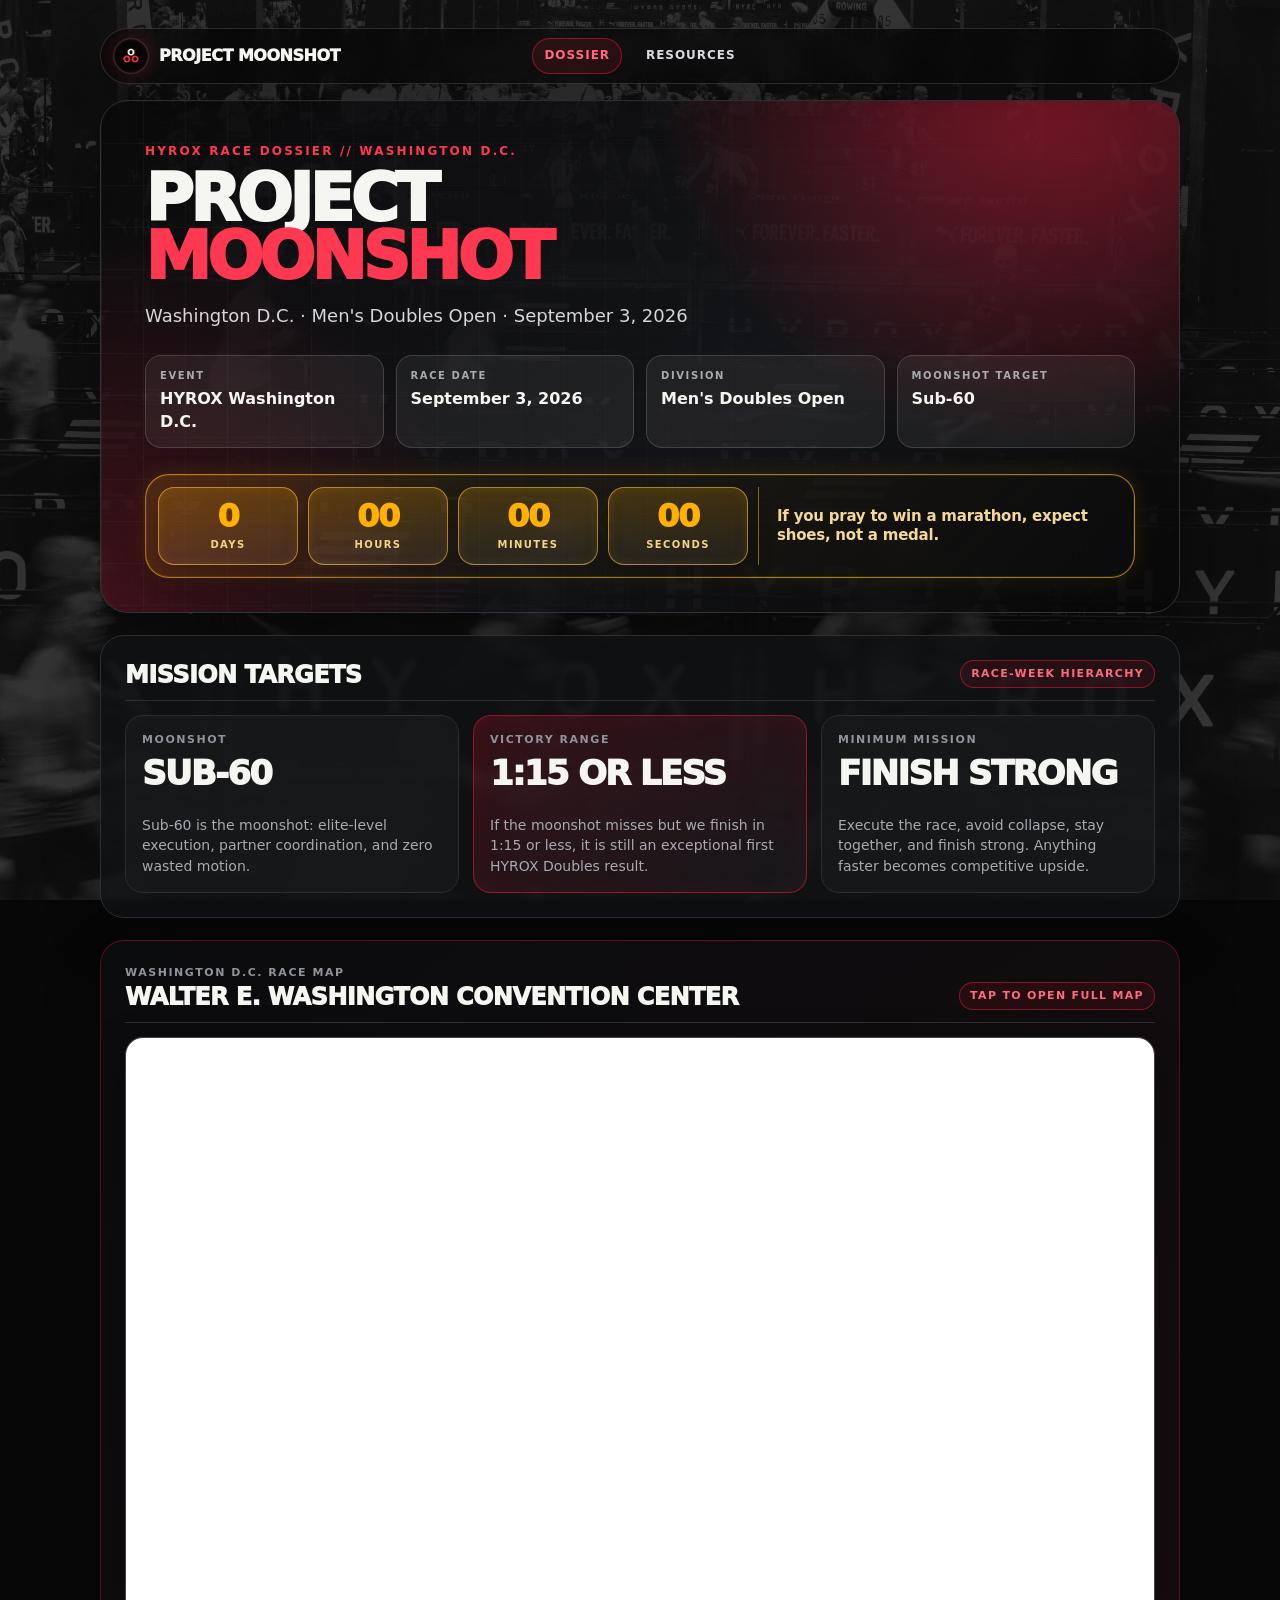
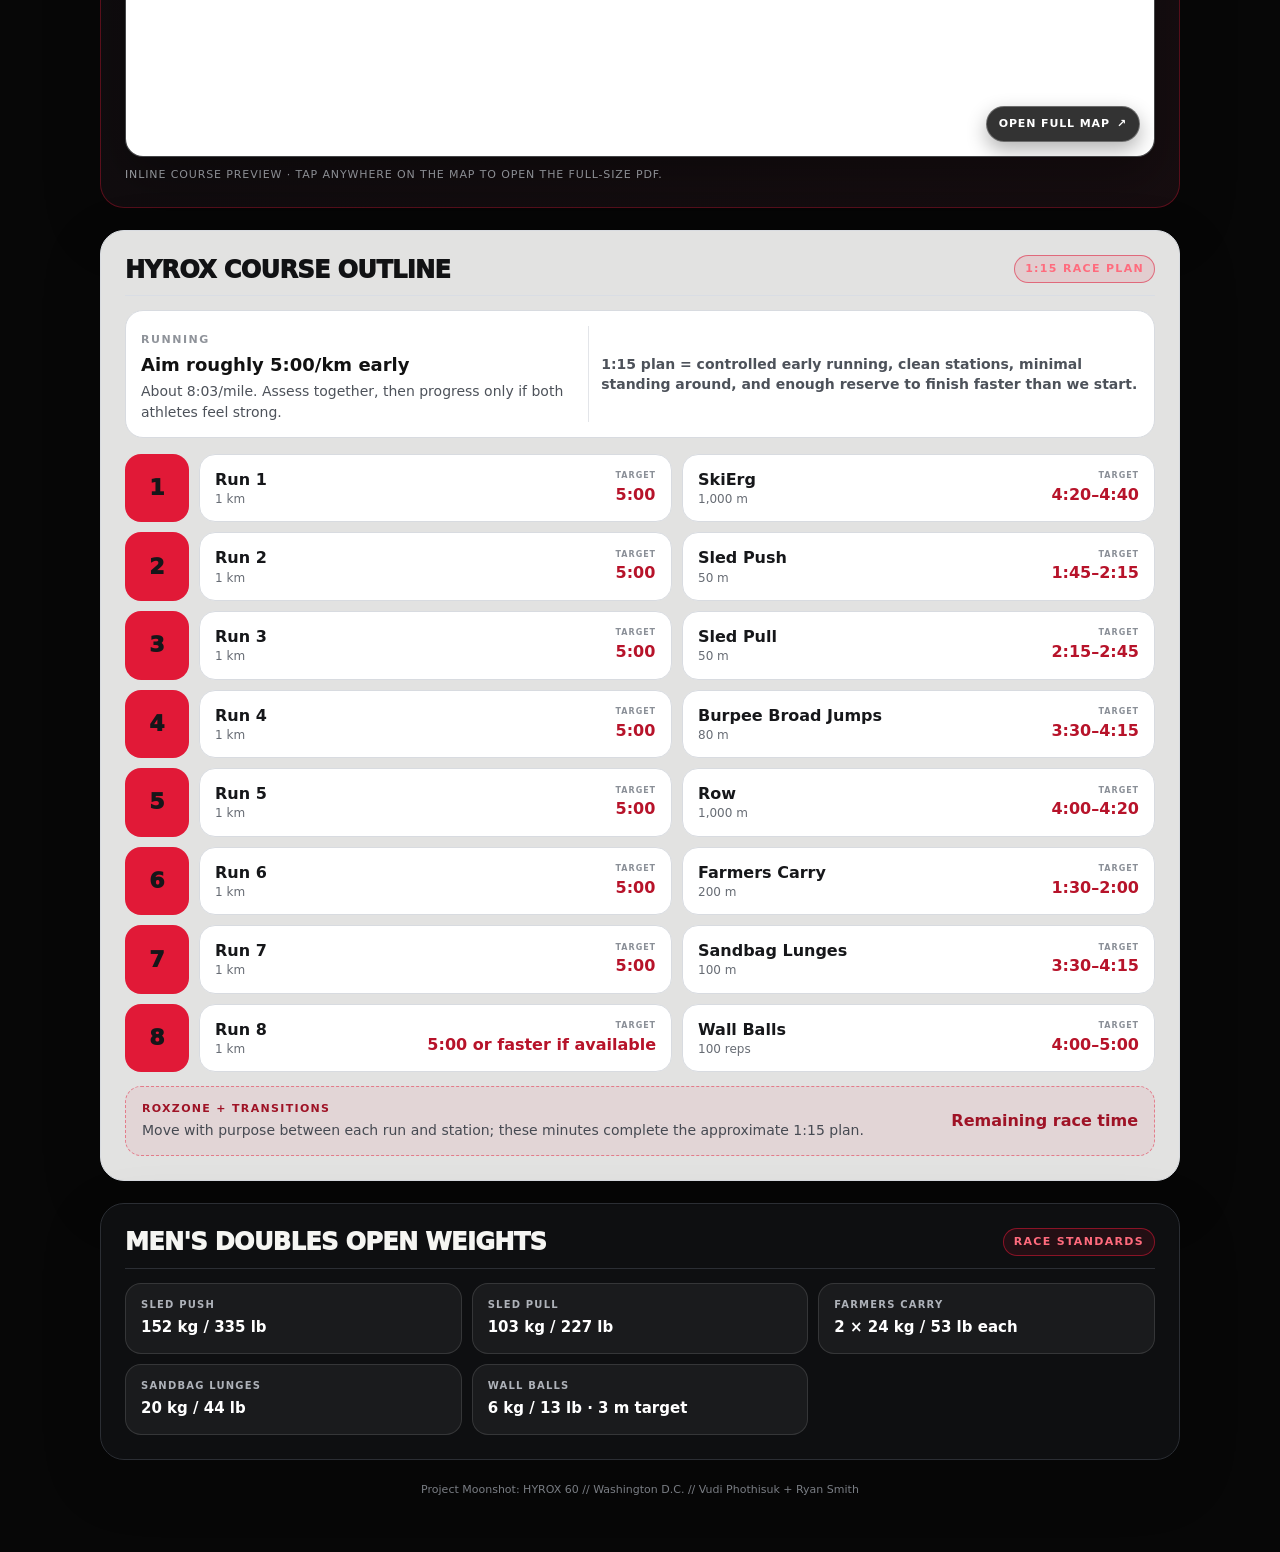
<file: index.html>
<!DOCTYPE html>
<html lang="en">
<head>
<meta charset="UTF-8" />
<meta name="viewport" content="width=device-width, initial-scale=1.0" />
<title>Project Moonshot: HYROX 60</title>
<link rel="stylesheet" href="styles.css" />
<script src="script.js" defer></script>
</head>
<body class="page-index">
<div class="doc">
  <nav class="site-nav" aria-label="Project Moonshot navigation">
    <button class="mobile-menu-toggle" type="button" aria-label="Open navigation menu" aria-expanded="false" aria-controls="primary-nav-links" data-mobile-nav-toggle><span></span><span></span><span></span></button>
    <a class="brand" href="index.html"><span class="brand-mark"><img src="PRJMNST.png" alt="Project Moonshot mark" class="brand-mark-img"></span><span>Project Moonshot</span></a>
    <div class="nav-links" id="primary-nav-links" data-mobile-menu>
      <a class="active" href="index.html">Dossier</a>
      <a href="resources.html">Resources</a>
    </div>
  </nav>

  <header class="hero">
    <div class="eyebrow">HYROX Race Dossier // Washington D.C.</div>
    <h1>Project <span class="h1-accent">Moonshot</span></h1>
    <div class="subtitle">Washington D.C. · Men's Doubles Open · September 3, 2026</div>
    <div class="meta">
      <div class="meta-card"><div class="label">Event</div><div class="value">HYROX Washington D.C.</div></div>
      <div class="meta-card"><div class="label">Race Date</div><div class="value">September 3, 2026</div></div>
      <div class="meta-card"><div class="label">Division</div><div class="value">Men's Doubles Open</div></div>
      <div class="meta-card"><div class="label">Moonshot Target</div><div class="value">Sub-60</div></div>
    </div>
    <div class="countdown" data-countdown aria-label="Countdown to race day">
      <div class="countdown-box"><strong data-days>--</strong><span>Days</span></div>
      <div class="countdown-box"><strong data-hours>--</strong><span>Hours</span></div>
      <div class="countdown-box"><strong data-minutes>--</strong><span>Minutes</span></div>
      <div class="countdown-box"><strong data-seconds>--</strong><span>Seconds</span></div>
      <figure class="countdown-quote" aria-live="polite"><blockquote data-daily-quote>The clock is not pressure. It is information.</blockquote></figure>
    </div>
  </header>

  <main>
    <section class="section targets-section" aria-labelledby="target-heading">
      <div class="section-header"><h2 id="target-heading">Mission Targets</h2><span class="tag">Race-week hierarchy</span></div>
      <div class="grid grid-3 target-grid">
        <article class="card target-card"><div class="label">Moonshot</div><div class="metric">Sub-60</div><p>Sub-60 is the moonshot: elite-level execution, partner coordination, and zero wasted motion.</p></article>
        <article class="card target-card target-victory"><div class="label">Victory Range</div><div class="metric">1:15 or less</div><p>If the moonshot misses but we finish in 1:15 or less, it is still an exceptional first HYROX Doubles result.</p></article>
        <article class="card target-card"><div class="label">Minimum Mission</div><div class="metric">Finish Strong</div><p>Execute the race, avoid collapse, stay together, and finish strong. Anything faster becomes competitive upside.</p></article>
      </div>
    </section>

    <section class="section race-map-section" aria-labelledby="map-heading">
      <div class="section-header">
        <div><div class="label">Washington D.C. Race Map</div><h2 id="map-heading">Walter E. Washington Convention Center</h2></div>
        <span class="tag">Tap to open full map</span>
      </div>
      <div class="race-map-frame">
        <iframe src="assets/Washington%20D.C.%20Hyrox%20Map.pdf#page=1&amp;view=FitH" title="Washington D.C. HYROX race map preview" loading="eager"></iframe>
        <a class="race-map-open" href="assets/Washington%20D.C.%20Hyrox%20Map.pdf" target="_blank" rel="noopener" aria-label="Open the full Washington D.C. HYROX race map PDF in a new tab"><span>Open full map <b>↗</b></span></a>
      </div>
      <p class="map-help">Inline course preview · Tap anywhere on the map to open the full-size PDF.</p>
    </section>

    <section class="section light course-section" aria-labelledby="course-heading">
      <div class="section-header"><h2 id="course-heading">HYROX Course Outline</h2><span class="tag">1:15 race plan</span></div>
      <div class="pacing-brief">
        <div><span class="label">Running</span><strong>Aim roughly 5:00/km early</strong><p>About 8:03/mile. Assess together, then progress only if both athletes feel strong.</p></div>
        <p>1:15 plan = controlled early running, clean stations, minimal standing around, and enough reserve to finish faster than we start.</p>
      </div>
      <div class="race-sequence" aria-label="HYROX race sequence and approximate target splits">
        <article class="course-row"><div class="num">1</div><div class="stage"><span>Run 1</span><small>1 km</small><strong>5:00</strong></div><div class="stage"><span>SkiErg</span><small>1,000 m</small><strong>4:20–4:40</strong></div></article>
        <article class="course-row"><div class="num">2</div><div class="stage"><span>Run 2</span><small>1 km</small><strong>5:00</strong></div><div class="stage"><span>Sled Push</span><small>50 m</small><strong>1:45–2:15</strong></div></article>
        <article class="course-row"><div class="num">3</div><div class="stage"><span>Run 3</span><small>1 km</small><strong>5:00</strong></div><div class="stage"><span>Sled Pull</span><small>50 m</small><strong>2:15–2:45</strong></div></article>
        <article class="course-row"><div class="num">4</div><div class="stage"><span>Run 4</span><small>1 km</small><strong>5:00</strong></div><div class="stage"><span>Burpee Broad Jumps</span><small>80 m</small><strong>3:30–4:15</strong></div></article>
        <article class="course-row"><div class="num">5</div><div class="stage"><span>Run 5</span><small>1 km</small><strong>5:00</strong></div><div class="stage"><span>Row</span><small>1,000 m</small><strong>4:00–4:20</strong></div></article>
        <article class="course-row"><div class="num">6</div><div class="stage"><span>Run 6</span><small>1 km</small><strong>5:00</strong></div><div class="stage"><span>Farmers Carry</span><small>200 m</small><strong>1:30–2:00</strong></div></article>
        <article class="course-row"><div class="num">7</div><div class="stage"><span>Run 7</span><small>1 km</small><strong>5:00</strong></div><div class="stage"><span>Sandbag Lunges</span><small>100 m</small><strong>3:30–4:15</strong></div></article>
        <article class="course-row"><div class="num">8</div><div class="stage"><span>Run 8</span><small>1 km</small><strong>5:00 or faster if available</strong></div><div class="stage"><span>Wall Balls</span><small>100 reps</small><strong>4:00–5:00</strong></div></article>
      </div>
      <div class="roxzone-note"><span>Roxzone + transitions</span><strong>Remaining race time</strong><p>Move with purpose between each run and station; these minutes complete the approximate 1:15 plan.</p></div>
    </section>

    <section class="section weights-section" aria-labelledby="weights-heading">
      <div class="section-header"><h2 id="weights-heading">Men's Doubles Open Weights</h2><span class="tag">Race standards</span></div>
      <div class="weights-grid">
        <div class="weight-chip"><span>Sled Push</span><strong>152 kg / 335 lb</strong></div>
        <div class="weight-chip"><span>Sled Pull</span><strong>103 kg / 227 lb</strong></div>
        <div class="weight-chip"><span>Farmers Carry</span><strong>2 × 24 kg / 53 lb each</strong></div>
        <div class="weight-chip"><span>Sandbag Lunges</span><strong>20 kg / 44 lb</strong></div>
        <div class="weight-chip"><span>Wall Balls</span><strong>6 kg / 13 lb · 3 m target</strong></div>
      </div>
    </section>
  </main>

  <footer class="footer">Project Moonshot: HYROX 60 // Washington D.C. // Vudi Phothisuk + Ryan Smith</footer>
</div>
</body>
</html>
</file>
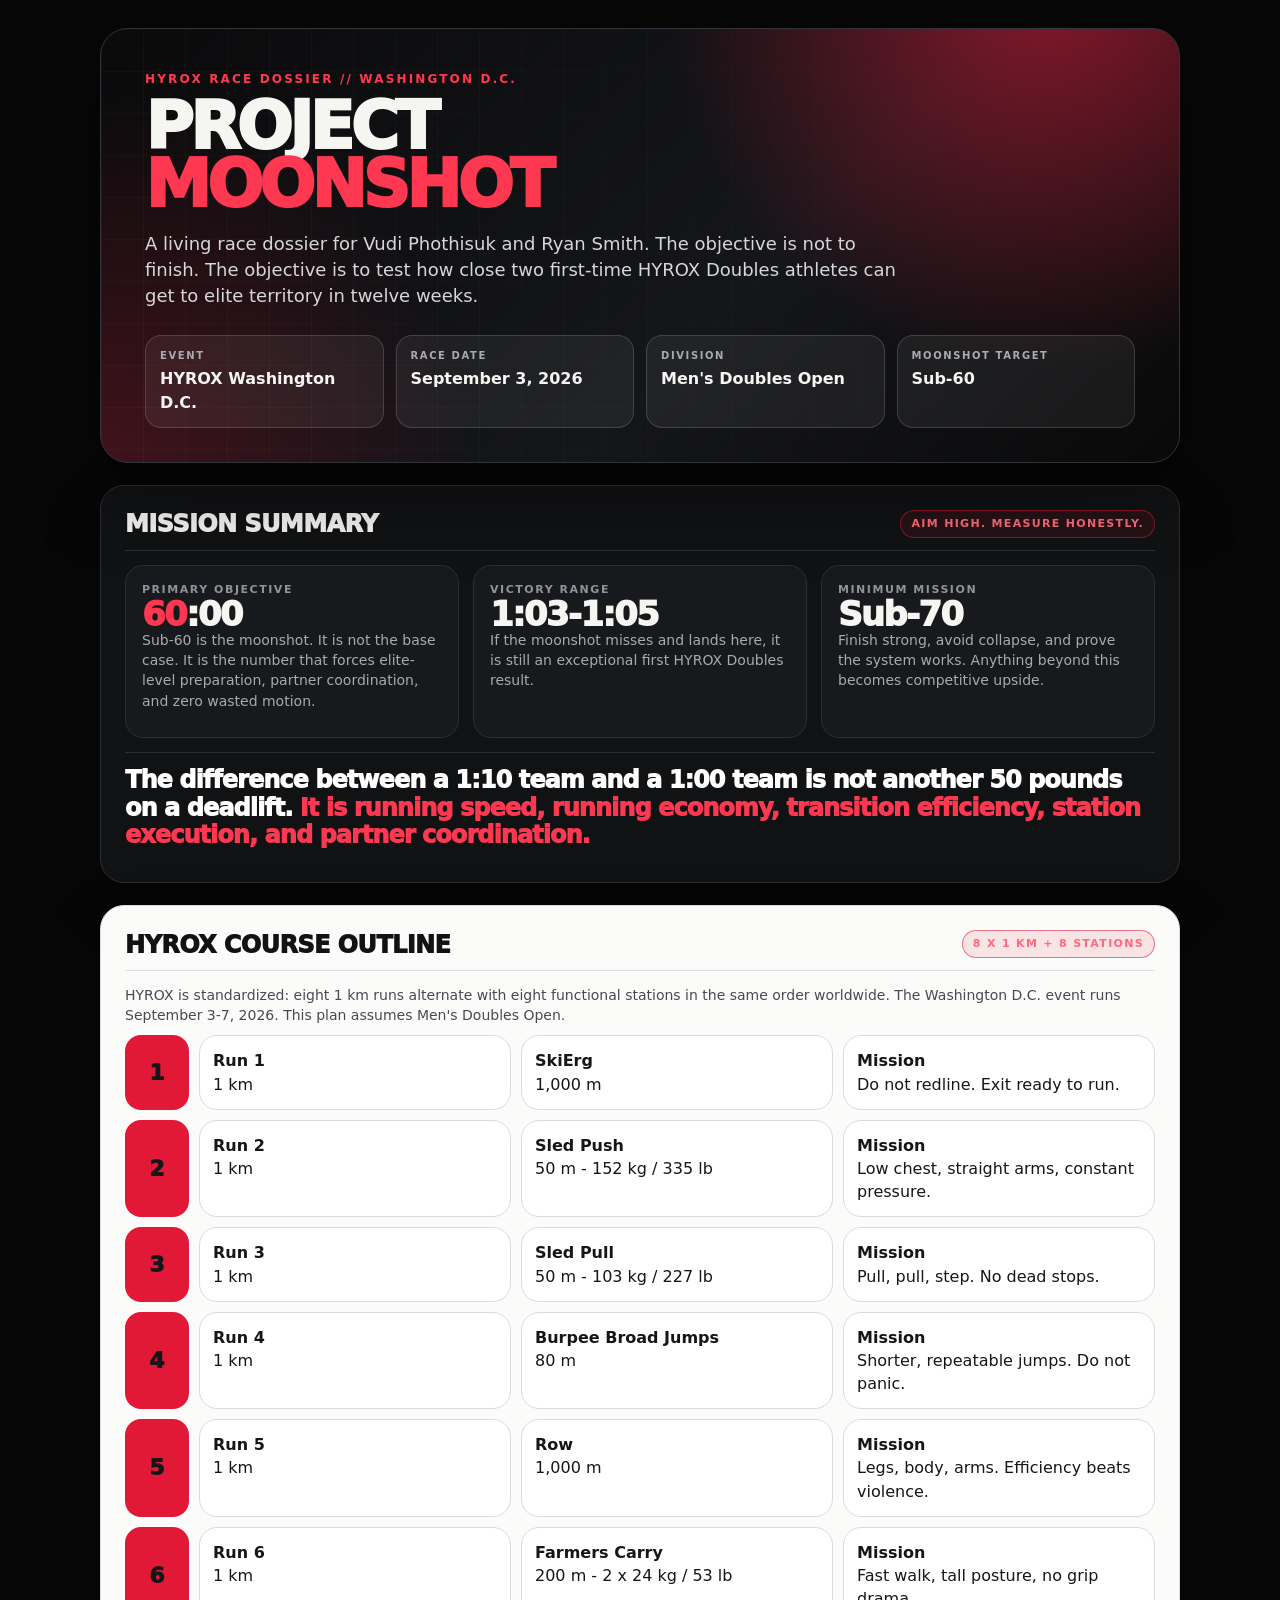
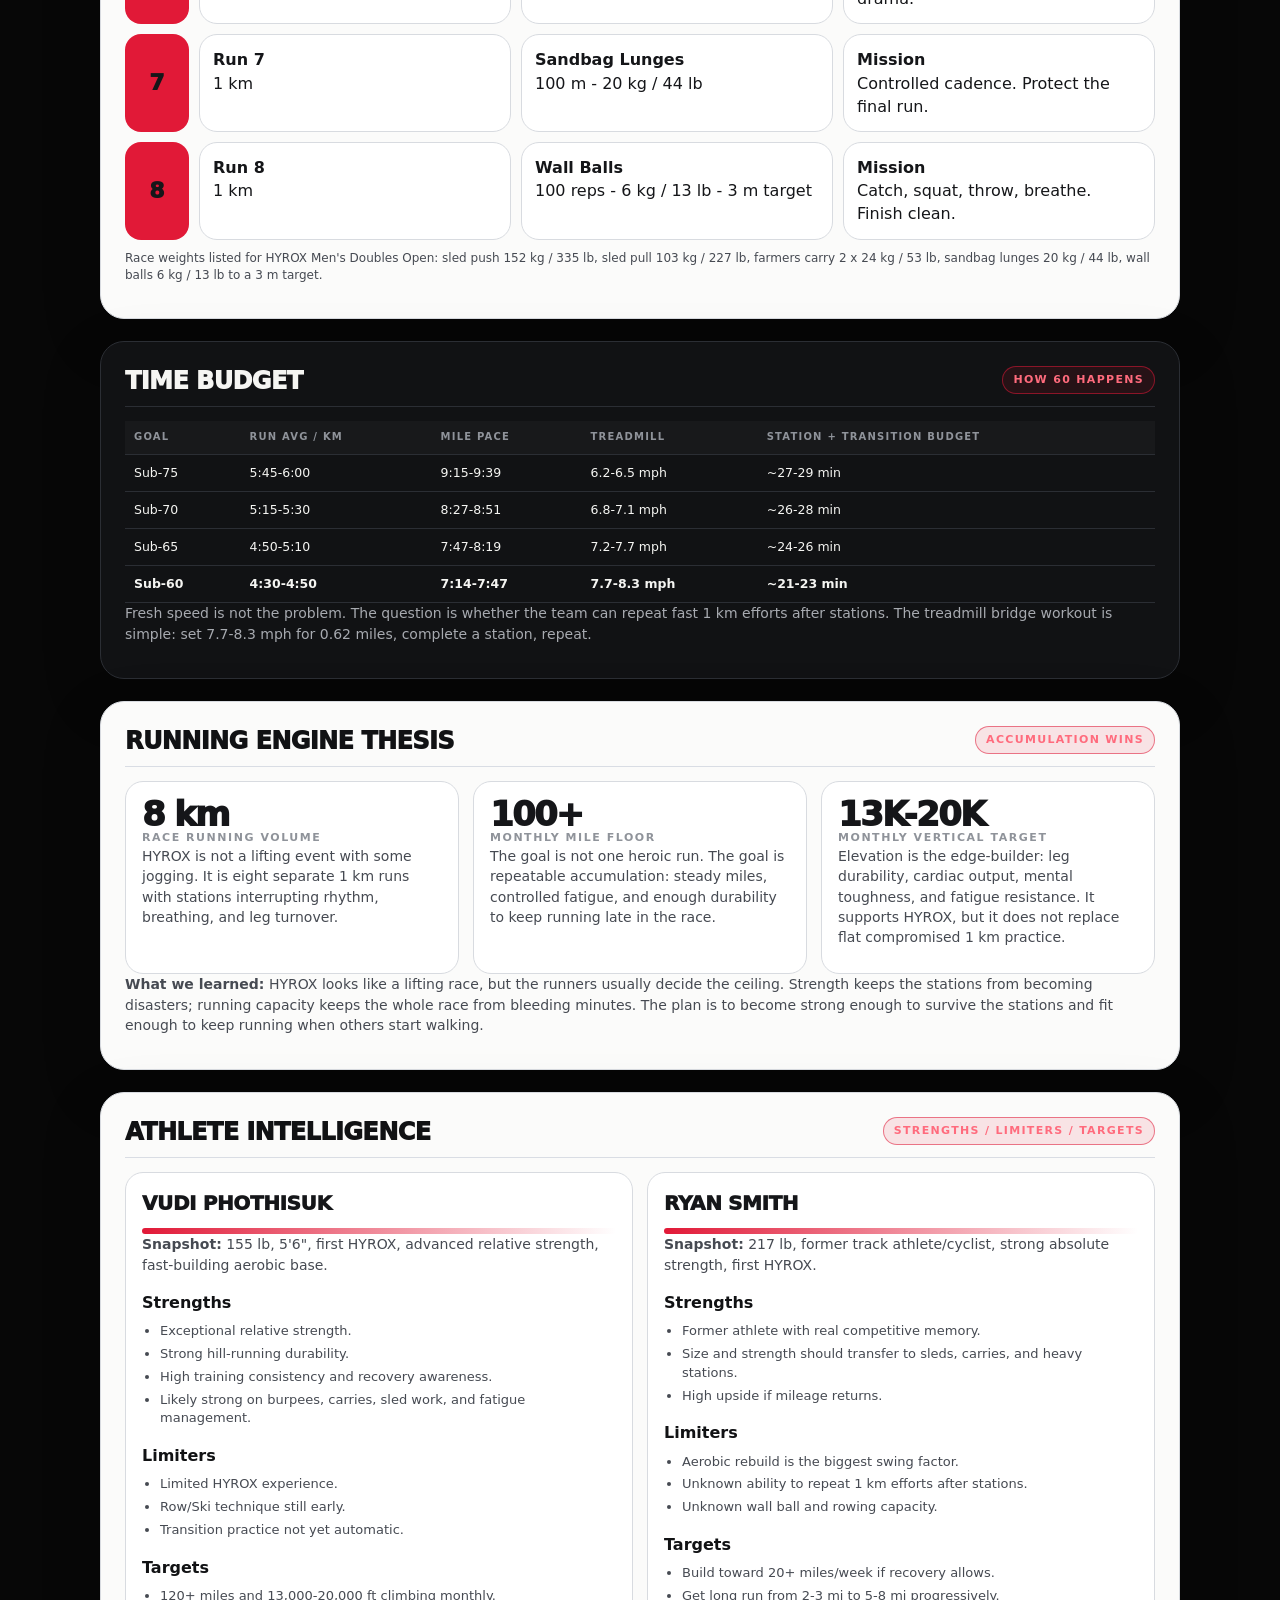
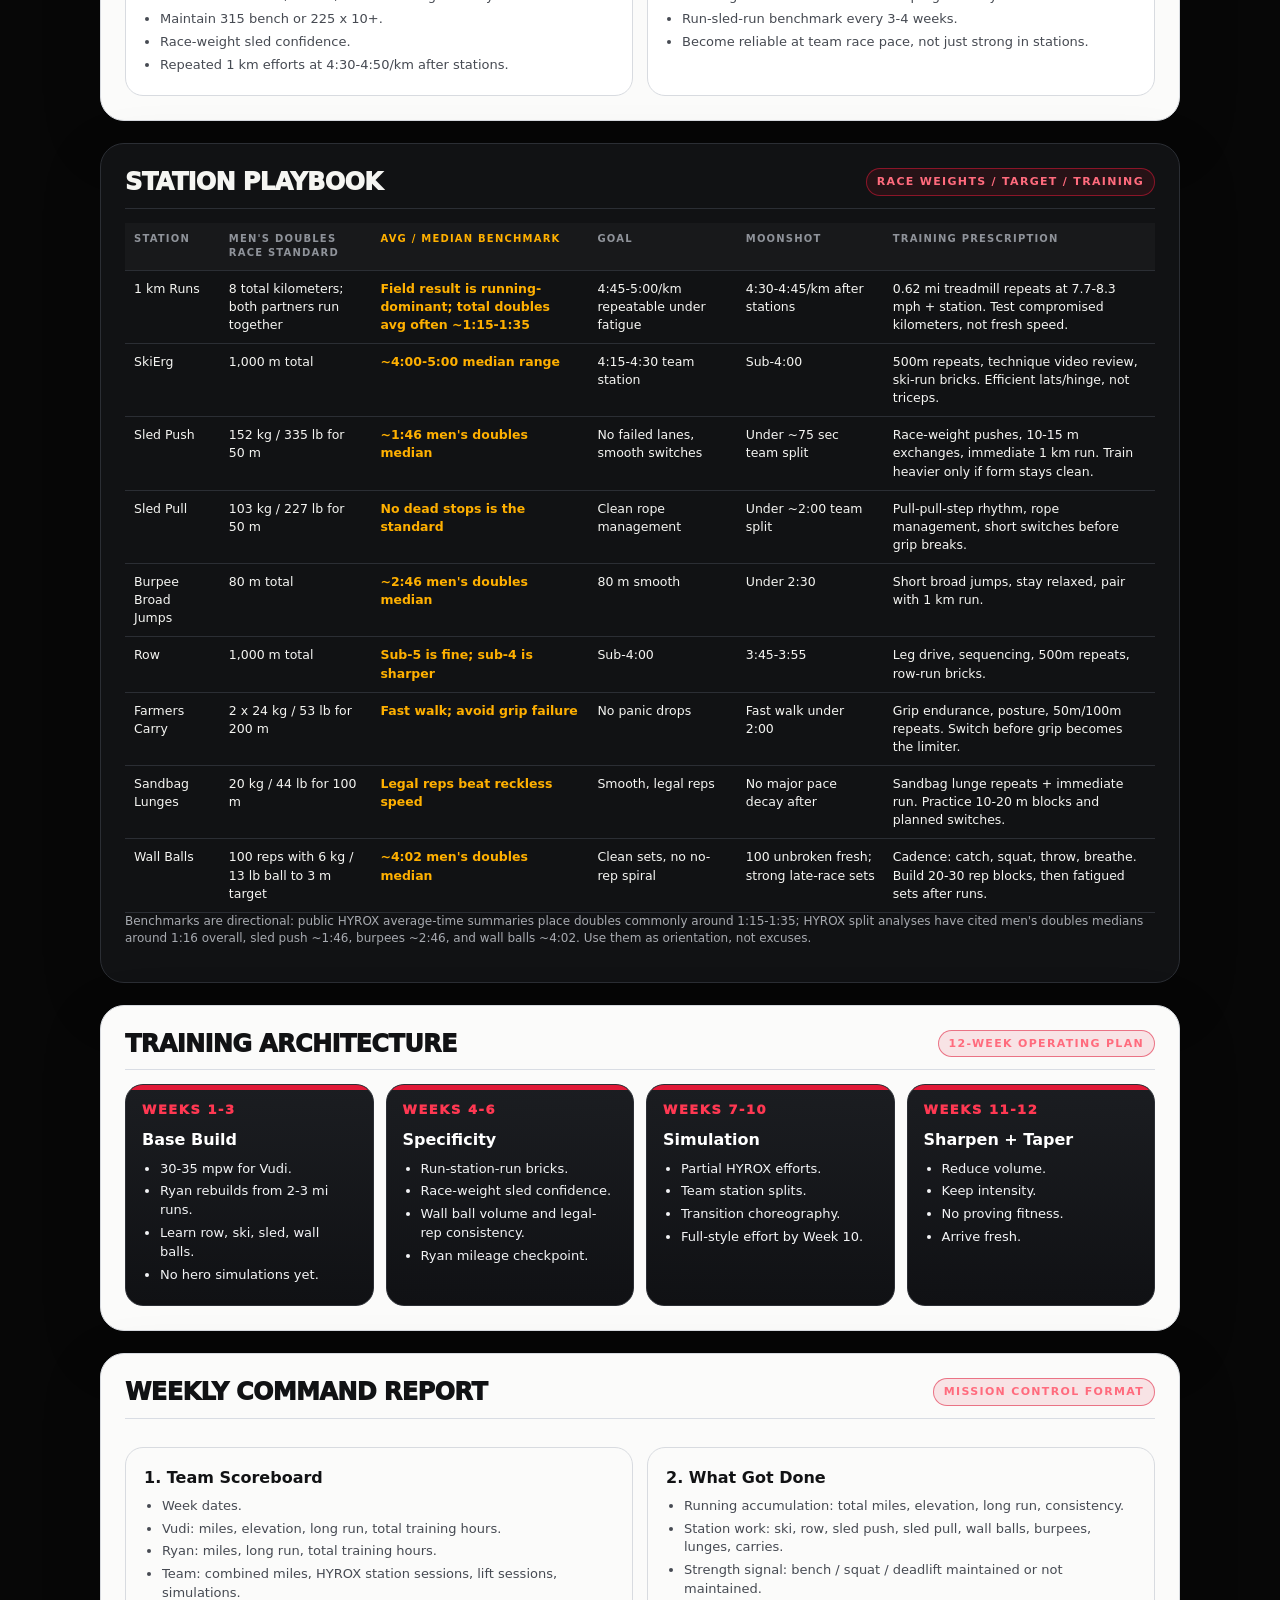
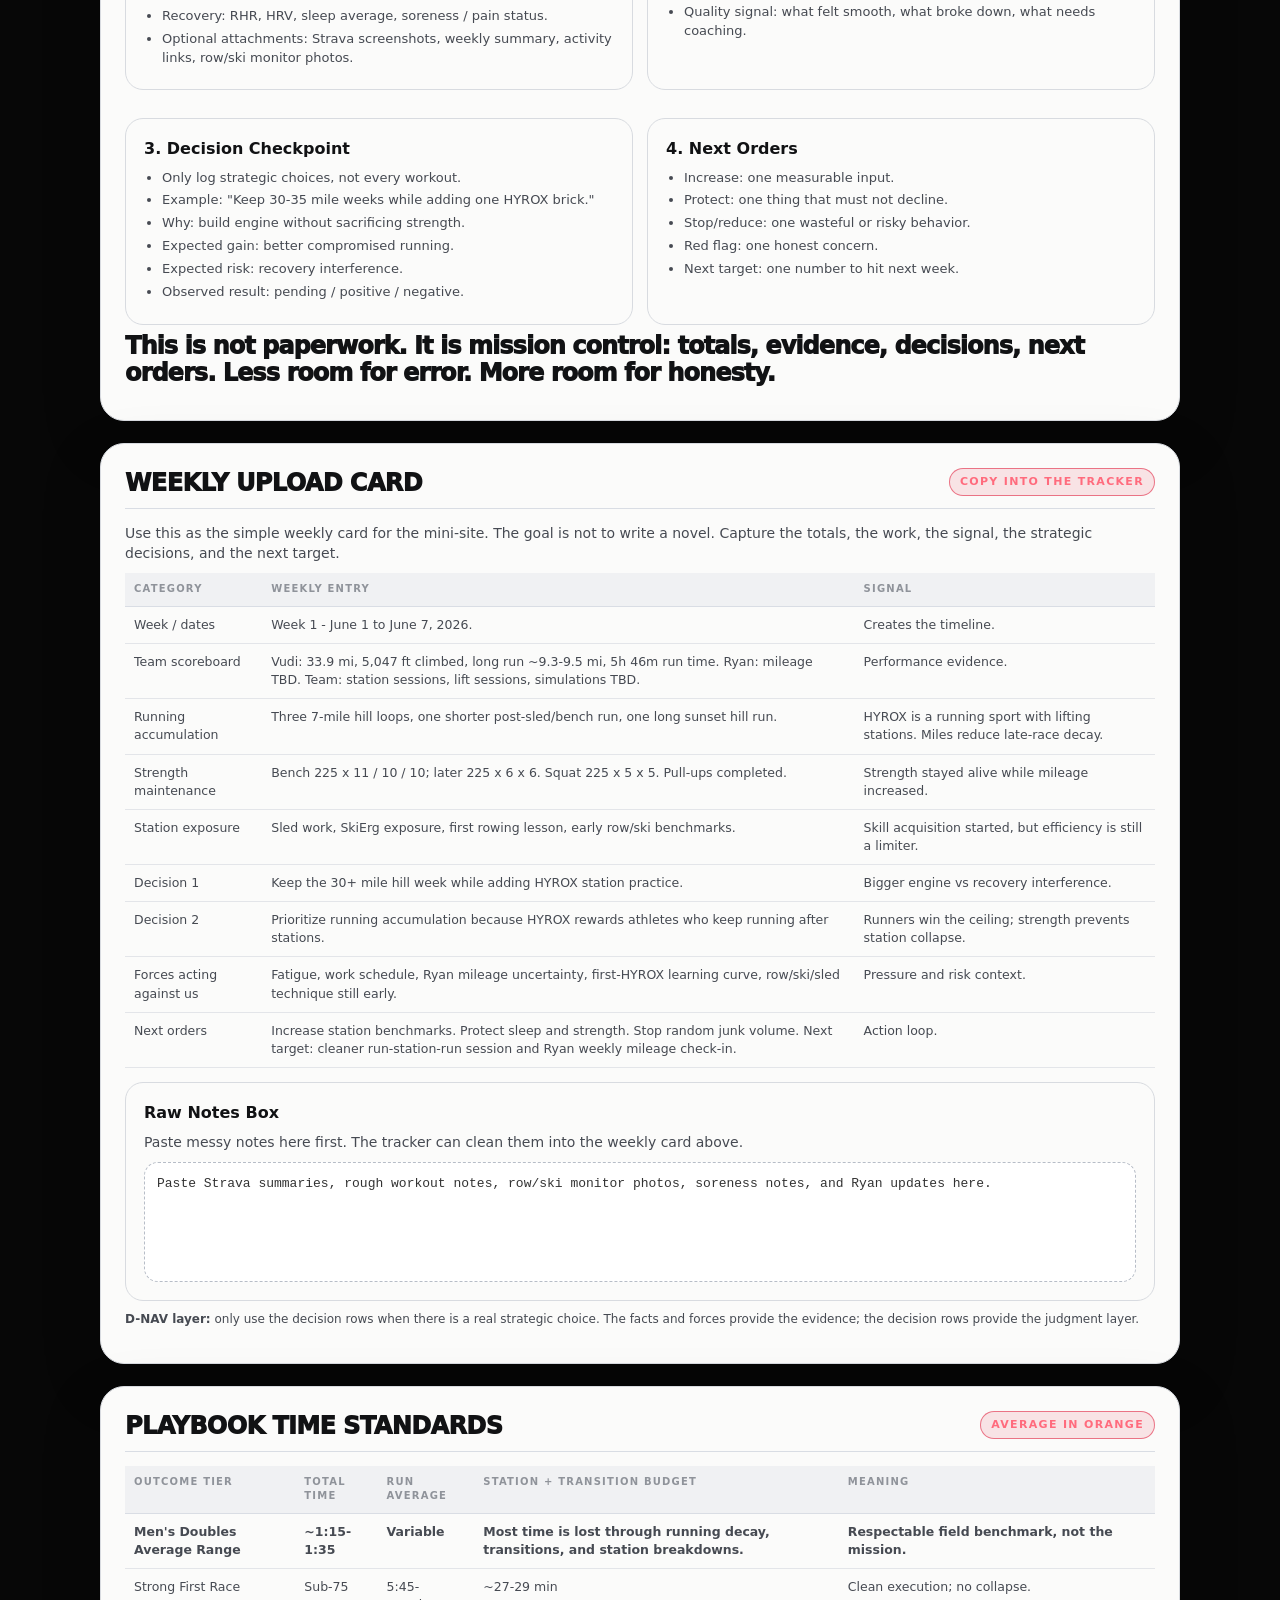
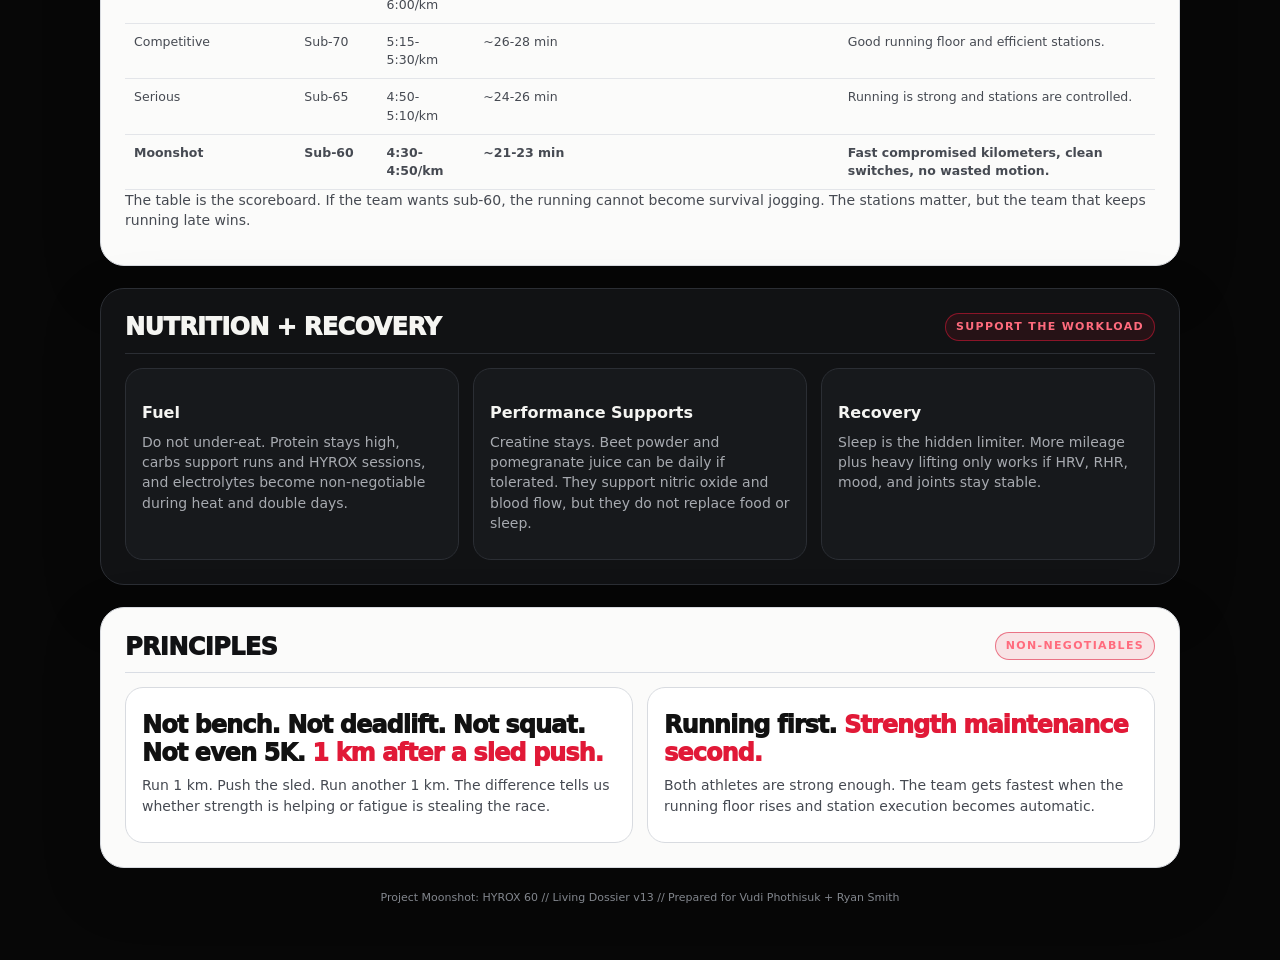
<file: Project_Moonshot_HYROX60_Dossier_v17.html>
<!DOCTYPE html>
<html lang="en">
<head>
<meta charset="UTF-8" />
<meta name="viewport" content="width=device-width, initial-scale=1.0" />
<title>Project Moonshot: HYROX 60 - V17</title>
<style>
  :root{
    --bg:#070707; --card:#111214; --card2:#17191c; --ink:#f5f5f2; --muted:#a7aab0;
    --line:#2b2e34; --red:#e11937; --red2:#ff3852; --white:#ffffff; --silver:#d8dce3;
    --amber:#ffb000; --green:#32d583; --blue:#60a5fa; --darkred:#420912;
  }
  *{box-sizing:border-box;-webkit-font-smoothing:antialiased;}
  html,body{margin:0;padding:0;background:var(--bg);color:var(--ink);font-family:Inter, ui-sans-serif, system-ui, -apple-system, BlinkMacSystemFont,"Segoe UI",sans-serif;line-height:1.45;}
  body{padding:28px 0 54px;}
  .doc{width:1080px;max-width:calc(100vw - 32px);margin:0 auto;}
  .hero{position:relative;overflow:hidden;border:1px solid #31343a;border-radius:28px;padding:42px 44px 34px;background:
    radial-gradient(circle at 88% -10%,rgba(225,25,55,.55),transparent 36%),
    radial-gradient(circle at 0% 100%,rgba(225,25,55,.24),transparent 32%),
    linear-gradient(135deg,#0a0a0b 0%,#15161a 60%,#090909 100%);box-shadow:0 30px 80px rgba(0,0,0,.38);}
  .hero:before{content:"";position:absolute;inset:0;background:linear-gradient(90deg,rgba(255,255,255,.04) 1px,transparent 1px),linear-gradient(rgba(255,255,255,.03) 1px,transparent 1px);background-size:42px 42px;mask-image:linear-gradient(90deg,rgba(0,0,0,.85),transparent);}
  .hero>*{position:relative;z-index:2;}
  .eyebrow{letter-spacing:.18em;text-transform:uppercase;font-weight:800;color:var(--red2);font-size:12px;margin-bottom:10px;}
  h1{font-size:66px;line-height:.88;margin:0;text-transform:uppercase;letter-spacing:-.06em;font-weight:950;}
  .h1-accent{color:var(--red2);display:block;}
  .subtitle{margin-top:16px;color:#d7d7d9;font-size:18px;max-width:760px;}
  .meta{display:grid;grid-template-columns:repeat(4,1fr);gap:12px;margin-top:26px;}
  .meta-card{background:rgba(255,255,255,.06);border:1px solid rgba(255,255,255,.15);border-radius:16px;padding:13px 14px;}
  .meta-card .label{font-size:10px;text-transform:uppercase;letter-spacing:.16em;color:#a9abb0;font-weight:800;}
  .meta-card .value{font-size:16px;font-weight:850;margin-top:4px;}
  .section{margin-top:22px;background:var(--card);border:1px solid var(--line);border-radius:24px;padding:24px;box-shadow:0 20px 60px rgba(0,0,0,.18);}
  .section.light{background:#fbfbfa;color:#151619;border-color:#d8dbe0;}
  .section.light p,.section.light li,.section.light td{color:#464a52;}
  .section.light h2,.section.light h3{color:#111214;}
  .section-header{display:flex;align-items:flex-end;justify-content:space-between;gap:16px;margin-bottom:14px;border-bottom:1px solid var(--line);padding-bottom:12px;}
  .section.light .section-header{border-bottom-color:#d9dde4;}
  h2{font-size:24px;line-height:1.05;margin:0;text-transform:uppercase;letter-spacing:-.025em;font-weight:950;}
  h3{font-size:16px;margin:16px 0 8px;font-weight:850;}
  p{font-size:14px;color:var(--muted);margin:0 0 10px;}
  .small{font-size:12px;color:var(--muted);}
  .tag{display:inline-flex;align-items:center;border:1px solid rgba(225,25,55,.55);background:rgba(225,25,55,.1);color:#ff6b7d;border-radius:999px;padding:5px 10px;font-size:11px;text-transform:uppercase;letter-spacing:.12em;font-weight:800;white-space:nowrap;}
  .grid{display:grid;gap:14px;}
  .grid-2{grid-template-columns:repeat(2,minmax(0,1fr));}
  .grid-3{grid-template-columns:repeat(3,minmax(0,1fr));}
  .grid-4{grid-template-columns:repeat(4,minmax(0,1fr));}
  .card{background:var(--card2);border:1px solid var(--line);border-radius:18px;padding:16px;}
  .section.light .card{background:#fff;border-color:#d8dbe0;}
  .metric{font-size:34px;font-weight:950;letter-spacing:-.05em;line-height:.95;}
  .metric span{color:var(--red2);}
  .label{font-size:11px;text-transform:uppercase;letter-spacing:.14em;font-weight:850;color:#8f939a;}
  .divider{height:1px;background:var(--line);margin:14px 0;}
  .redline{height:6px;background:linear-gradient(90deg,var(--red),transparent);border-radius:999px;margin:10px 0 0;}
  ul{margin:8px 0 0;padding-left:18px;} li{font-size:13px;color:var(--muted);margin:4px 0;}
  table{width:100%;border-collapse:collapse;margin-top:10px;font-size:12.5px;}
  th,td{padding:9px 9px;border-bottom:1px solid var(--line);text-align:left;vertical-align:top;}
  th{font-size:10px;text-transform:uppercase;letter-spacing:.12em;color:#8f939a;background:rgba(255,255,255,.03);font-weight:900;}
  .section.light th{background:#f0f1f3;border-bottom-color:#d9dde4;}
  .section.light td{border-bottom-color:#e3e5e9;}
  .course-row{display:grid;grid-template-columns:64px 1fr 1fr 1fr;gap:10px;align-items:stretch;margin-bottom:10px;}
  .num{display:flex;align-items:center;justify-content:center;background:var(--red);border-radius:16px;font-weight:950;font-size:22px;}
  .course-row .card{padding:13px;}
  .pill{display:inline-block;border:1px solid #3a3d43;border-radius:999px;padding:4px 9px;font-size:11px;color:#d8dce3;margin:2px 4px 2px 0;}
  .section.light .pill{border-color:#d4d8dd;color:#39404a;background:#f7f7f7;}
  .status-green{color:var(--green);font-weight:900;}.status-amber{color:var(--amber);font-weight:900;}.status-red{color:#ff5368;font-weight:900;}
  .timeline{display:grid;grid-template-columns:repeat(4,1fr);gap:12px;}
  .phase{position:relative;overflow:hidden;background:linear-gradient(180deg,#1b1d21,#101114);border:1px solid var(--line);border-radius:18px;padding:16px;min-height:190px;}
  .phase:before{content:"";position:absolute;top:0;left:0;right:0;height:5px;background:var(--red);}
  .phase .week{font-weight:950;color:var(--red2);font-size:13px;text-transform:uppercase;letter-spacing:.12em;}
  .phase h3{margin-top:8px;color:#fff !important;}
  .phase li,.phase p{color:#f3f4f6 !important;}
  .phase ul{color:#f3f4f6;}

  .upload-card{background:#fbfbfa;color:#151619;border:1px solid #d8dbe0;border-radius:18px;padding:18px;margin-top:14px;}
  .upload-card h3{color:#111214;margin-top:0;}
  .upload-card p,.upload-card li{color:#464a52;}
  .upload-grid{display:grid;grid-template-columns:1.05fr 1.1fr 1fr;gap:10px;}
  .upload-cell{border:1px solid #dfe3e8;border-radius:12px;padding:12px;background:#fff;}
  .upload-cell .label{font-size:10px;letter-spacing:.14em;text-transform:uppercase;font-weight:900;color:#8b9098;margin-bottom:6px;}
  .upload-cell .value{font-size:13px;color:#343841;}
  .rawbox{width:100%;min-height:120px;border:1px dashed #b7bdc7;border-radius:14px;background:#fff;color:#333;padding:12px;font:13px/1.45 ui-monospace,SFMono-Regular,Menlo,Consolas,monospace;}
  .light-note{font-size:12px;color:#5d636d;margin-top:10px;}
  .avg{color:var(--amber);font-weight:900;}
  .template{font-family:ui-monospace,SFMono-Regular,Menlo,Monaco,Consolas,"Liberation Mono",monospace;font-size:12.5px;white-space:pre-wrap;background:#0b0c0e;border:1px solid #30343a;border-radius:16px;padding:16px;color:#f5f5f2;}
  .quote{font-size:24px;line-height:1.15;font-weight:950;letter-spacing:-.04em;color:#fff;margin:8px 0;}
  .quote .red{color:var(--red2);}
  .compare{display:grid;grid-template-columns:1fr 1fr;gap:14px;}
  .team{border-radius:20px;padding:18px;border:1px solid var(--line);background:linear-gradient(180deg,#17191d,#101114);}
  .team.enemy{background:linear-gradient(180deg,#1e1115,#10090b);border-color:#44202a;}
  .name{font-size:20px;font-weight:950;letter-spacing:-.02em;text-transform:uppercase;}
  .footer{color:#82868d;font-size:11px;text-align:center;margin-top:22px;}
  .print-break{break-before:page;page-break-before:always;}
  @media print{
    body{background:#fff;padding:0;}.doc{width:100%;max-width:none;margin:0;}.section,.hero{box-shadow:none;break-inside:avoid;}.section{margin-top:14px;} h1{font-size:48px;} .meta,.grid-4,.timeline{grid-template-columns:repeat(2,1fr);} .grid-3{grid-template-columns:repeat(2,1fr);} .course-row{grid-template-columns:44px 1fr 1fr 1fr;} .num{font-size:16px;} a{color:inherit;}
  }
  @media (max-width:850px){.meta,.grid-2,.grid-3,.grid-4,.timeline,.compare{grid-template-columns:1fr}.course-row{grid-template-columns:50px 1fr}.course-row .card:nth-child(4){grid-column:2}.hero{padding:30px 24px}h1{font-size:48px}}
</style>
</head>
<body>
<div class="doc">
  <section class="hero">
    <div class="eyebrow">HYROX Race Dossier // Washington D.C.</div>
    <h1>Project <span class="h1-accent">Moonshot</span></h1>
    <div class="subtitle">A living race dossier for Vudi Phothisuk and Ryan Smith. The objective is not to finish. The objective is to test how close two first-time HYROX Doubles athletes can get to elite territory in twelve weeks.</div>
    <div class="meta">
      <div class="meta-card"><div class="label">Event</div><div class="value">HYROX Washington D.C.</div></div>
      <div class="meta-card"><div class="label">Race Date</div><div class="value">September 3, 2026</div></div>
      <div class="meta-card"><div class="label">Division</div><div class="value">Men's Doubles Open</div></div>
      <div class="meta-card"><div class="label">Moonshot Target</div><div class="value">Sub-60</div></div>
    </div>
  </section>

  <section class="section">
    <div class="section-header"><h2>Mission Summary</h2><span class="tag">Aim high. Measure honestly.</span></div>
    <div class="grid grid-3">
      <div class="card"><div class="label">Primary Objective</div><div class="metric"><span>60</span>:00</div><p>Sub-60 is the moonshot. It is not the base case. It is the number that forces elite-level preparation, partner coordination, and zero wasted motion.</p></div>
      <div class="card"><div class="label">Victory Range</div><div class="metric">1:03-1:05</div><p>If the moonshot misses and lands here, it is still an exceptional first HYROX Doubles result.</p></div>
      <div class="card"><div class="label">Minimum Mission</div><div class="metric">Sub-70</div><p>Finish strong, avoid collapse, and prove the system works. Anything beyond this becomes competitive upside.</p></div>
    </div>
    <div class="divider"></div>
    <p class="quote">The difference between a 1:10 team and a 1:00 team is not another 50 pounds on a deadlift. <span class="red">It is running speed, running economy, transition efficiency, station execution, and partner coordination.</span></p>
  </section>

  <section class="section light">
    <div class="section-header"><h2>HYROX Course Outline</h2><span class="tag">8 x 1 km + 8 stations</span></div>
    <p>HYROX is standardized: eight 1 km runs alternate with eight functional stations in the same order worldwide. The Washington D.C. event runs September 3-7, 2026. This plan assumes Men's Doubles Open.</p>
    <div class="course-row"><div class="num">1</div><div class="card"><b>Run 1</b><br>1 km</div><div class="card"><b>SkiErg</b><br>1,000 m</div><div class="card"><b>Mission</b><br>Do not redline. Exit ready to run.</div></div>
    <div class="course-row"><div class="num">2</div><div class="card"><b>Run 2</b><br>1 km</div><div class="card"><b>Sled Push</b><br>50 m - 152 kg / 335 lb</div><div class="card"><b>Mission</b><br>Low chest, straight arms, constant pressure.</div></div>
    <div class="course-row"><div class="num">3</div><div class="card"><b>Run 3</b><br>1 km</div><div class="card"><b>Sled Pull</b><br>50 m - 103 kg / 227 lb</div><div class="card"><b>Mission</b><br>Pull, pull, step. No dead stops.</div></div>
    <div class="course-row"><div class="num">4</div><div class="card"><b>Run 4</b><br>1 km</div><div class="card"><b>Burpee Broad Jumps</b><br>80 m</div><div class="card"><b>Mission</b><br>Shorter, repeatable jumps. Do not panic.</div></div>
    <div class="course-row"><div class="num">5</div><div class="card"><b>Run 5</b><br>1 km</div><div class="card"><b>Row</b><br>1,000 m</div><div class="card"><b>Mission</b><br>Legs, body, arms. Efficiency beats violence.</div></div>
    <div class="course-row"><div class="num">6</div><div class="card"><b>Run 6</b><br>1 km</div><div class="card"><b>Farmers Carry</b><br>200 m - 2 x 24 kg / 53 lb</div><div class="card"><b>Mission</b><br>Fast walk, tall posture, no grip drama.</div></div>
    <div class="course-row"><div class="num">7</div><div class="card"><b>Run 7</b><br>1 km</div><div class="card"><b>Sandbag Lunges</b><br>100 m - 20 kg / 44 lb</div><div class="card"><b>Mission</b><br>Controlled cadence. Protect the final run.</div></div>
    <div class="course-row"><div class="num">8</div><div class="card"><b>Run 8</b><br>1 km</div><div class="card"><b>Wall Balls</b><br>100 reps - 6 kg / 13 lb - 3 m target</div><div class="card"><b>Mission</b><br>Catch, squat, throw, breathe. Finish clean.</div></div>
    <p class="small">Race weights listed for HYROX Men's Doubles Open: sled push 152 kg / 335 lb, sled pull 103 kg / 227 lb, farmers carry 2 x 24 kg / 53 lb, sandbag lunges 20 kg / 44 lb, wall balls 6 kg / 13 lb to a 3 m target.</p>
  </section>

  <section class="section">
    <div class="section-header"><h2>Time Budget</h2><span class="tag">How 60 happens</span></div>
    <table>
      <thead><tr><th>Goal</th><th>Run Avg / km</th><th>Mile Pace</th><th>Treadmill</th><th>Station + Transition Budget</th></tr></thead>
      <tbody>
        <tr><td>Sub-75</td><td>5:45-6:00</td><td>9:15-9:39</td><td>6.2-6.5 mph</td><td>~27-29 min</td></tr>
        <tr><td>Sub-70</td><td>5:15-5:30</td><td>8:27-8:51</td><td>6.8-7.1 mph</td><td>~26-28 min</td></tr>
        <tr><td>Sub-65</td><td>4:50-5:10</td><td>7:47-8:19</td><td>7.2-7.7 mph</td><td>~24-26 min</td></tr>
        <tr><td><b>Sub-60</b></td><td><b>4:30-4:50</b></td><td><b>7:14-7:47</b></td><td><b>7.7-8.3 mph</b></td><td><b>~21-23 min</b></td></tr>
      </tbody>
    </table>
    <p>Fresh speed is not the problem. The question is whether the team can repeat fast 1 km efforts after stations. The treadmill bridge workout is simple: set 7.7-8.3 mph for 0.62 miles, complete a station, repeat.</p>
  </section>



  <section class="section light">
    <div class="section-header"><h2>Running Engine Thesis</h2><span class="tag">Accumulation wins</span></div>
    <div class="grid grid-3">
      <div class="card"><div class="metric">8 km</div><div class="label">Race running volume</div><p>HYROX is not a lifting event with some jogging. It is eight separate 1 km runs with stations interrupting rhythm, breathing, and leg turnover.</p></div>
      <div class="card"><div class="metric">100+</div><div class="label">Monthly mile floor</div><p>The goal is not one heroic run. The goal is repeatable accumulation: steady miles, controlled fatigue, and enough durability to keep running late in the race.</p></div>
      <div class="card"><div class="metric">13K-20K</div><div class="label">Monthly vertical target</div><p>Elevation is the edge-builder: leg durability, cardiac output, mental toughness, and fatigue resistance. It supports HYROX, but it does not replace flat compromised 1 km practice.</p></div>
    </div>
    <p><b>What we learned:</b> HYROX looks like a lifting race, but the runners usually decide the ceiling. Strength keeps the stations from becoming disasters; running capacity keeps the whole race from bleeding minutes. The plan is to become strong enough to survive the stations and fit enough to keep running when others start walking.</p>
  </section>
  <section class="section light">
    <div class="section-header"><h2>Athlete Intelligence</h2><span class="tag">Strengths / limiters / targets</span></div>
    <div class="grid grid-2">
      <div class="card">
        <div class="name">Vudi Phothisuk</div>
        <div class="redline"></div>
        <p><b>Snapshot:</b> 155 lb, 5'6", first HYROX, advanced relative strength, fast-building aerobic base.</p>
        <h3>Strengths</h3><ul><li>Exceptional relative strength.</li><li>Strong hill-running durability.</li><li>High training consistency and recovery awareness.</li><li>Likely strong on burpees, carries, sled work, and fatigue management.</li></ul>
        <h3>Limiters</h3><ul><li>Limited HYROX experience.</li><li>Row/Ski technique still early.</li><li>Transition practice not yet automatic.</li></ul>
        <h3>Targets</h3><ul><li>120+ miles and 13,000-20,000 ft climbing monthly.</li><li>Maintain 315 bench or 225 x 10+.</li><li>Race-weight sled confidence.</li><li>Repeated 1 km efforts at 4:30-4:50/km after stations.</li></ul>
      </div>
      <div class="card">
        <div class="name">Ryan Smith</div>
        <div class="redline"></div>
        <p><b>Snapshot:</b> 217 lb, former track athlete/cyclist, strong absolute strength, first HYROX.</p>
        <h3>Strengths</h3><ul><li>Former athlete with real competitive memory.</li><li>Size and strength should transfer to sleds, carries, and heavy stations.</li><li>High upside if mileage returns.</li></ul>
        <h3>Limiters</h3><ul><li>Aerobic rebuild is the biggest swing factor.</li><li>Unknown ability to repeat 1 km efforts after stations.</li><li>Unknown wall ball and rowing capacity.</li></ul>
        <h3>Targets</h3><ul><li>Build toward 20+ miles/week if recovery allows.</li><li>Get long run from 2-3 mi to 5-8 mi progressively.</li><li>Run-sled-run benchmark every 3-4 weeks.</li><li>Become reliable at team race pace, not just strong in stations.</li></ul>
      </div>
    </div>
  </section>

  <section class="section">
    <div class="section-header"><h2>Station Playbook</h2><span class="tag">Race weights / target / training</span></div>
    <table>
      <thead><tr><th>Station</th><th>Men's Doubles Race Standard</th><th class="avg">Avg / Median Benchmark</th><th>Goal</th><th>Moonshot</th><th>Training Prescription</th></tr></thead>
      <tbody>
        <tr><td>1 km Runs</td><td>8 total kilometers; both partners run together</td><td class="avg">Field result is running-dominant; total doubles avg often ~1:15-1:35</td><td>4:45-5:00/km repeatable under fatigue</td><td>4:30-4:45/km after stations</td><td>0.62 mi treadmill repeats at 7.7-8.3 mph + station. Test compromised kilometers, not fresh speed.</td></tr>
        <tr><td>SkiErg</td><td>1,000 m total</td><td class="avg">~4:00-5:00 median range</td><td>4:15-4:30 team station</td><td>Sub-4:00</td><td>500m repeats, technique video review, ski-run bricks. Efficient lats/hinge, not triceps.</td></tr>
        <tr><td>Sled Push</td><td>152 kg / 335 lb for 50 m</td><td class="avg">~1:46 men's doubles median</td><td>No failed lanes, smooth switches</td><td>Under ~75 sec team split</td><td>Race-weight pushes, 10-15 m exchanges, immediate 1 km run. Train heavier only if form stays clean.</td></tr>
        <tr><td>Sled Pull</td><td>103 kg / 227 lb for 50 m</td><td class="avg">No dead stops is the standard</td><td>Clean rope management</td><td>Under ~2:00 team split</td><td>Pull-pull-step rhythm, rope management, short switches before grip breaks.</td></tr>
        <tr><td>Burpee Broad Jumps</td><td>80 m total</td><td class="avg">~2:46 men's doubles median</td><td>80 m smooth</td><td>Under 2:30</td><td>Short broad jumps, stay relaxed, pair with 1 km run.</td></tr>
        <tr><td>Row</td><td>1,000 m total</td><td class="avg">Sub-5 is fine; sub-4 is sharper</td><td>Sub-4:00</td><td>3:45-3:55</td><td>Leg drive, sequencing, 500m repeats, row-run bricks.</td></tr>
        <tr><td>Farmers Carry</td><td>2 x 24 kg / 53 lb for 200 m</td><td class="avg">Fast walk; avoid grip failure</td><td>No panic drops</td><td>Fast walk under 2:00</td><td>Grip endurance, posture, 50m/100m repeats. Switch before grip becomes the limiter.</td></tr>
        <tr><td>Sandbag Lunges</td><td>20 kg / 44 lb for 100 m</td><td class="avg">Legal reps beat reckless speed</td><td>Smooth, legal reps</td><td>No major pace decay after</td><td>Sandbag lunge repeats + immediate run. Practice 10-20 m blocks and planned switches.</td></tr>
        <tr><td>Wall Balls</td><td>100 reps with 6 kg / 13 lb ball to 3 m target</td><td class="avg">~4:02 men's doubles median</td><td>Clean sets, no no-rep spiral</td><td>100 unbroken fresh; strong late-race sets</td><td>Cadence: catch, squat, throw, breathe. Build 20-30 rep blocks, then fatigued sets after runs.</td></tr>
      </tbody>
    </table>
    <p class="small">Benchmarks are directional: public HYROX average-time summaries place doubles commonly around 1:15-1:35; HYROX split analyses have cited men's doubles medians around 1:16 overall, sled push ~1:46, burpees ~2:46, and wall balls ~4:02. Use them as orientation, not excuses.</p>
  </section>

  <section class="section light">
    <div class="section-header"><h2>Training Architecture</h2><span class="tag">12-week operating plan</span></div>
    <div class="timeline">
      <div class="phase"><div class="week">Weeks 1-3</div><h3>Base Build</h3><ul><li>30-35 mpw for Vudi.</li><li>Ryan rebuilds from 2-3 mi runs.</li><li>Learn row, ski, sled, wall balls.</li><li>No hero simulations yet.</li></ul></div>
      <div class="phase"><div class="week">Weeks 4-6</div><h3>Specificity</h3><ul><li>Run-station-run bricks.</li><li>Race-weight sled confidence.</li><li>Wall ball volume and legal-rep consistency.</li><li>Ryan mileage checkpoint.</li></ul></div>
      <div class="phase"><div class="week">Weeks 7-10</div><h3>Simulation</h3><ul><li>Partial HYROX efforts.</li><li>Team station splits.</li><li>Transition choreography.</li><li>Full-style effort by Week 10.</li></ul></div>
      <div class="phase"><div class="week">Weeks 11-12</div><h3>Sharpen + Taper</h3><ul><li>Reduce volume.</li><li>Keep intensity.</li><li>No proving fitness.</li><li>Arrive fresh.</li></ul></div>
    </div>
  </section>

  <section class="section light">
    <div class="section-header"><h2>Weekly Command Report</h2><span class="tag">Mission control format</span></div>
    <div class="grid grid-2">
      <div class="upload-card"><h3>1. Team Scoreboard</h3><ul><li>Week dates.</li><li>Vudi: miles, elevation, long run, total training hours.</li><li>Ryan: miles, long run, total training hours.</li><li>Team: combined miles, HYROX station sessions, lift sessions, simulations.</li><li>Recovery: RHR, HRV, sleep average, soreness / pain status.</li><li>Optional attachments: Strava screenshots, weekly summary, activity links, row/ski monitor photos.</li></ul></div>
      <div class="upload-card"><h3>2. What Got Done</h3><ul><li>Running accumulation: total miles, elevation, long run, consistency.</li><li>Station work: ski, row, sled push, sled pull, wall balls, burpees, lunges, carries.</li><li>Strength signal: bench / squat / deadlift maintained or not maintained.</li><li>Quality signal: what felt smooth, what broke down, what needs coaching.</li></ul></div>
      <div class="upload-card"><h3>3. Decision Checkpoint</h3><ul><li>Only log strategic choices, not every workout.</li><li>Example: "Keep 30-35 mile weeks while adding one HYROX brick."</li><li>Why: build engine without sacrificing strength.</li><li>Expected gain: better compromised running.</li><li>Expected risk: recovery interference.</li><li>Observed result: pending / positive / negative.</li></ul></div>
      <div class="upload-card"><h3>4. Next Orders</h3><ul><li>Increase: one measurable input.</li><li>Protect: one thing that must not decline.</li><li>Stop/reduce: one wasteful or risky behavior.</li><li>Red flag: one honest concern.</li><li>Next target: one number to hit next week.</li></ul></div>
    </div>
    <p class="quote" style="color:#111214">This is not paperwork. It is mission control: totals, evidence, decisions, next orders. Less room for error. More room for honesty.</p>
  </section>

  <section class="section light">
    <div class="section-header"><h2>Weekly Upload Card</h2><span class="tag">Copy into the tracker</span></div>
    <p>Use this as the simple weekly card for the mini-site. The goal is not to write a novel. Capture the totals, the work, the signal, the strategic decisions, and the next target.</p>
    <table>
      <thead><tr><th>Category</th><th>Weekly Entry</th><th>Signal</th></tr></thead>
      <tbody>
        <tr><td>Week / dates</td><td>Week 1 - June 1 to June 7, 2026.</td><td>Creates the timeline.</td></tr>
        <tr><td>Team scoreboard</td><td>Vudi: 33.9 mi, 5,047 ft climbed, long run ~9.3-9.5 mi, 5h 46m run time. Ryan: mileage TBD. Team: station sessions, lift sessions, simulations TBD.</td><td>Performance evidence.</td></tr>
        <tr><td>Running accumulation</td><td>Three 7-mile hill loops, one shorter post-sled/bench run, one long sunset hill run.</td><td>HYROX is a running sport with lifting stations. Miles reduce late-race decay.</td></tr>
        <tr><td>Strength maintenance</td><td>Bench 225 x 11 / 10 / 10; later 225 x 6 x 6. Squat 225 x 5 x 5. Pull-ups completed.</td><td>Strength stayed alive while mileage increased.</td></tr>
        <tr><td>Station exposure</td><td>Sled work, SkiErg exposure, first rowing lesson, early row/ski benchmarks.</td><td>Skill acquisition started, but efficiency is still a limiter.</td></tr>
        <tr><td>Decision 1</td><td>Keep the 30+ mile hill week while adding HYROX station practice.</td><td>Bigger engine vs recovery interference.</td></tr>
        <tr><td>Decision 2</td><td>Prioritize running accumulation because HYROX rewards athletes who keep running after stations.</td><td>Runners win the ceiling; strength prevents station collapse.</td></tr>
        <tr><td>Forces acting against us</td><td>Fatigue, work schedule, Ryan mileage uncertainty, first-HYROX learning curve, row/ski/sled technique still early.</td><td>Pressure and risk context.</td></tr>
        <tr><td>Next orders</td><td>Increase station benchmarks. Protect sleep and strength. Stop random junk volume. Next target: cleaner run-station-run session and Ryan weekly mileage check-in.</td><td>Action loop.</td></tr>
      </tbody>
    </table>
    <div class="upload-card">
      <h3>Raw Notes Box</h3>
      <p>Paste messy notes here first. The tracker can clean them into the weekly card above.</p>
      <div class="rawbox">Paste Strava summaries, rough workout notes, row/ski monitor photos, soreness notes, and Ryan updates here.</div>
    </div>
    <p class="light-note"><b>D-NAV layer:</b> only use the decision rows when there is a real strategic choice. The facts and forces provide the evidence; the decision rows provide the judgment layer.</p>
  </section>


  <section class="section light">
    <div class="section-header"><h2>Playbook Time Standards</h2><span class="tag">Average in orange</span></div>
    <table>
      <thead><tr><th>Outcome Tier</th><th>Total Time</th><th>Run Average</th><th>Station + Transition Budget</th><th>Meaning</th></tr></thead>
      <tbody>
        <tr><td class="avg">Men's Doubles Average Range</td><td class="avg">~1:15-1:35</td><td class="avg">Variable</td><td class="avg">Most time is lost through running decay, transitions, and station breakdowns.</td><td class="avg">Respectable field benchmark, not the mission.</td></tr>
        <tr><td>Strong First Race</td><td>Sub-75</td><td>5:45-6:00/km</td><td>~27-29 min</td><td>Clean execution; no collapse.</td></tr>
        <tr><td>Competitive</td><td>Sub-70</td><td>5:15-5:30/km</td><td>~26-28 min</td><td>Good running floor and efficient stations.</td></tr>
        <tr><td>Serious</td><td>Sub-65</td><td>4:50-5:10/km</td><td>~24-26 min</td><td>Running is strong and stations are controlled.</td></tr>
        <tr><td><b>Moonshot</b></td><td><b>Sub-60</b></td><td><b>4:30-4:50/km</b></td><td><b>~21-23 min</b></td><td><b>Fast compromised kilometers, clean switches, no wasted motion.</b></td></tr>
      </tbody>
    </table>
    <p>The table is the scoreboard. If the team wants sub-60, the running cannot become survival jogging. The stations matter, but the team that keeps running late wins.</p>
  </section>

  <section class="section">
    <div class="section-header"><h2>Nutrition + Recovery</h2><span class="tag">Support the workload</span></div>
    <div class="grid grid-3">
      <div class="card"><h3>Fuel</h3><p>Do not under-eat. Protein stays high, carbs support runs and HYROX sessions, and electrolytes become non-negotiable during heat and double days.</p></div>
      <div class="card"><h3>Performance Supports</h3><p>Creatine stays. Beet powder and pomegranate juice can be daily if tolerated. They support nitric oxide and blood flow, but they do not replace food or sleep.</p></div>
      <div class="card"><h3>Recovery</h3><p>Sleep is the hidden limiter. More mileage plus heavy lifting only works if HRV, RHR, mood, and joints stay stable.</p></div>
    </div>
  </section>

  <section class="section light">
    <div class="section-header"><h2>Principles</h2><span class="tag">Non-negotiables</span></div>
    <div class="grid grid-2">
      <div class="card"><p class="quote" style="color:#111">Not bench. Not deadlift. Not squat. Not even 5K. <span style="color:#e11937">1 km after a sled push.</span></p><p>Run 1 km. Push the sled. Run another 1 km. The difference tells us whether strength is helping or fatigue is stealing the race.</p></div>
      <div class="card"><p class="quote" style="color:#111">Running first. <span style="color:#e11937">Strength maintenance second.</span></p><p>Both athletes are strong enough. The team gets fastest when the running floor rises and station execution becomes automatic.</p></div>
    </div>
  </section>

  <div class="footer">Project Moonshot: HYROX 60 // Living Dossier v13 // Prepared for Vudi Phothisuk + Ryan Smith</div>
</div>
</body>
</html>
</file>
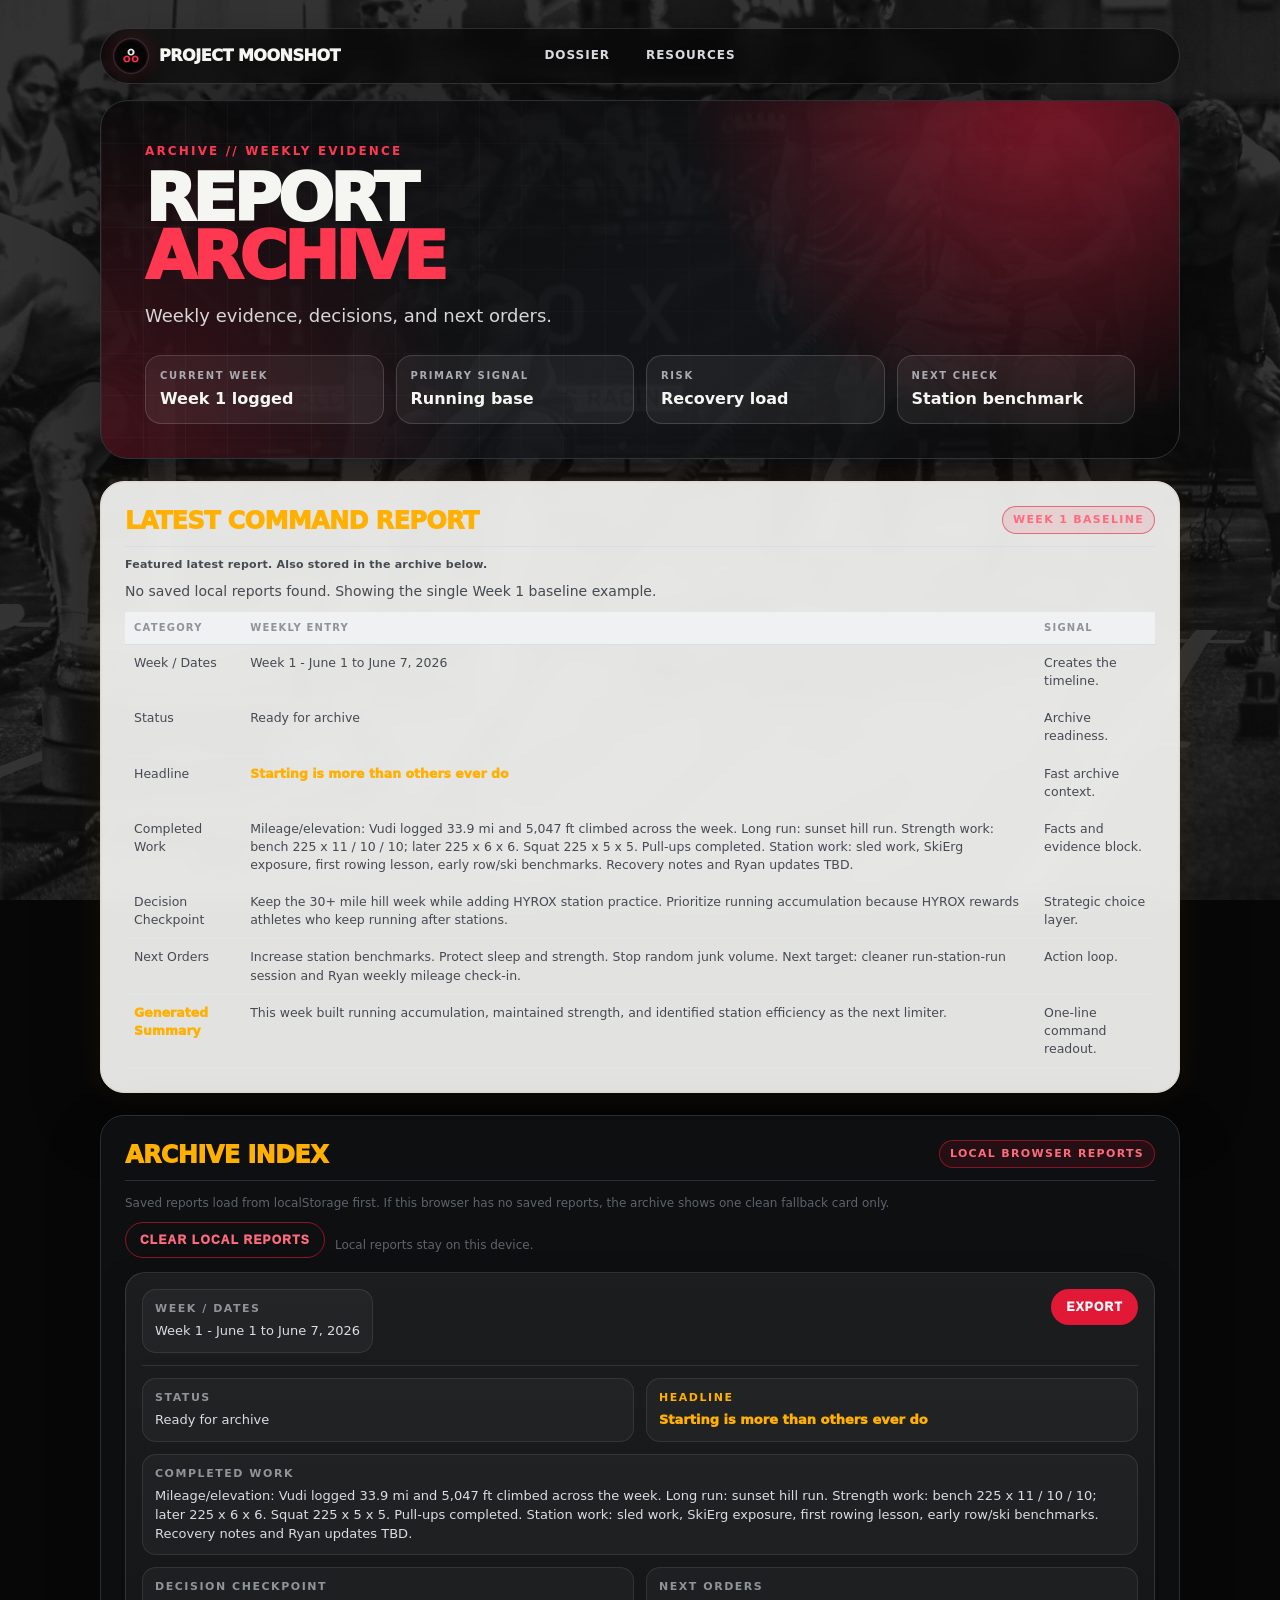
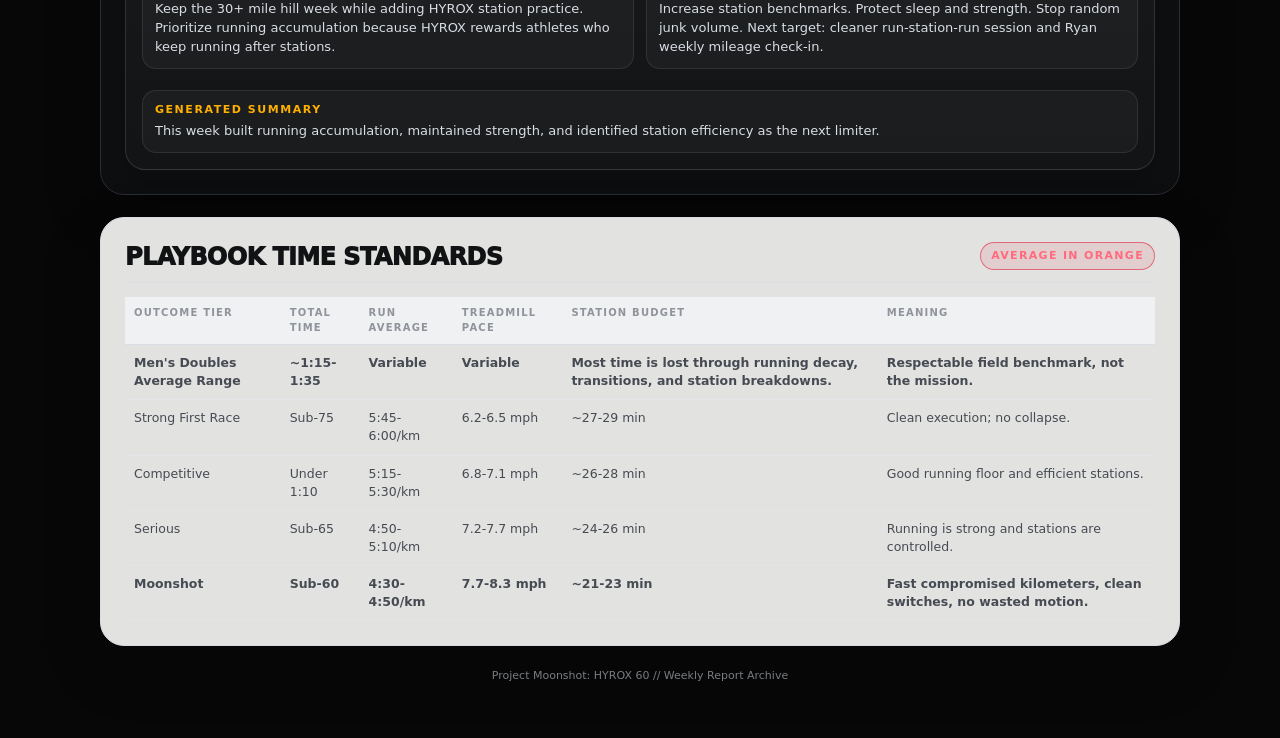
<file: reports.html>
<!DOCTYPE html>
<html lang="en">
<head>
<meta charset="UTF-8" />
<meta name="viewport" content="width=device-width, initial-scale=1.0" />
<title>Weekly Report Archive // Project Moonshot</title>
<link rel="stylesheet" href="styles.css" />
<script src="script.js" defer></script>
</head>
<body class="page-reports">
<div class="doc">
  <nav class="site-nav" aria-label="Project Moonshot navigation">
    <button class="mobile-menu-toggle" type="button" aria-label="Open navigation menu" aria-expanded="false" aria-controls="primary-nav-links" data-mobile-nav-toggle>
      <span></span>
      <span></span>
      <span></span>
    </button>
    <a class="brand" href="index.html"><span class="brand-mark"><img src="PRJMNST.png" alt="Project Moonshot mark" class="brand-mark-img"></span><span>Project Moonshot</span></a>
    <div class="nav-links" id="primary-nav-links" data-mobile-menu>
      <a href="index.html">Dossier</a>
      <a href="resources.html">Resources</a>
    </div>
  </nav>

  <section class="hero">
    <div class="eyebrow">Archive // Weekly Evidence</div>
    <h1>Report <span class="h1-accent">Archive</span></h1>
    <div class="subtitle">Weekly evidence, decisions, and next orders.</div>
    <div class="meta">
      <div class="meta-card"><div class="label">Current Week</div><div class="value">Week 1 logged</div></div>
      <div class="meta-card"><div class="label">Primary Signal</div><div class="value">Running base</div></div>
      <div class="meta-card"><div class="label">Risk</div><div class="value">Recovery load</div></div>
      <div class="meta-card"><div class="label">Next Check</div><div class="value">Station benchmark</div></div>
    </div>
  </section>

  <section class="section light report-featured">
    <div class="section-header"><h2>Latest Command Report</h2><span class="tag" data-latest-report-tag>Week 1 baseline</span></div>
    <p class="latest-helper">Featured latest report. Also stored in the archive below.</p>
    <p data-latest-report-note>Showing the latest saved local command report. If this browser has no saved reports, this card falls back to the Week 1 baseline example.</p>
    <table class="latest-report-table">
      <thead><tr><th>Category</th><th>Weekly Entry</th><th>Signal</th></tr></thead>
      <tbody data-latest-report>
        <tr><td colspan="3">Loading latest command report...</td></tr>
      </tbody>
    </table>
  </section>

  <section class="section report-archive-index">
    <div class="section-header"><h2>Archive Index</h2><span class="tag">Local browser reports</span></div>
    <p class="light-note">Saved reports load from localStorage first. If this browser has no saved reports, the archive shows one clean fallback card only.</p>
    <div class="mock-actions archive-actions">
      <button class="button secondary" type="button" data-clear-reports>Clear Local Reports</button>
      <span class="light-note" data-archive-note>Local reports stay on this device.</span>
    </div>
    <div class="archive-cards" data-report-archive>
      <div class="archive-card">Loading local reports...</div>
    </div>
  </section>

  <section class="section light">
    <div class="section-header"><h2>Playbook Time Standards</h2><span class="tag">Average in orange</span></div>
    <table class="time-budget-table">
      <thead><tr><th>Outcome Tier</th><th>Total Time</th><th>Run Average</th><th>Treadmill Pace</th><th>Station Budget</th><th>Meaning</th></tr></thead>
      <tbody>
        <tr><td class="avg">Men's Doubles Average Range</td><td class="avg">~1:15-1:35</td><td class="avg">Variable</td><td class="avg">Variable</td><td class="avg">Most time is lost through running decay, transitions, and station breakdowns.</td><td class="avg">Respectable field benchmark, not the mission.</td></tr>
        <tr><td>Strong First Race</td><td>Sub-75</td><td>5:45-6:00/km</td><td>6.2-6.5 mph</td><td>~27-29 min</td><td>Clean execution; no collapse.</td></tr>
        <tr><td>Competitive</td><td>Under 1:10</td><td>5:15-5:30/km</td><td>6.8-7.1 mph</td><td>~26-28 min</td><td>Good running floor and efficient stations.</td></tr>
        <tr><td>Serious</td><td>Sub-65</td><td>4:50-5:10/km</td><td>7.2-7.7 mph</td><td>~24-26 min</td><td>Running is strong and stations are controlled.</td></tr>
        <tr><td><b>Moonshot</b></td><td><b>Sub-60</b></td><td><b>4:30-4:50/km</b></td><td><b>7.7-8.3 mph</b></td><td><b>~21-23 min</b></td><td><b>Fast compromised kilometers, clean switches, no wasted motion.</b></td></tr>
      </tbody>
    </table>
  </section>

  <div class="footer">Project Moonshot: HYROX 60 // Weekly Report Archive</div>
</div>
</body>
</html>
</file>
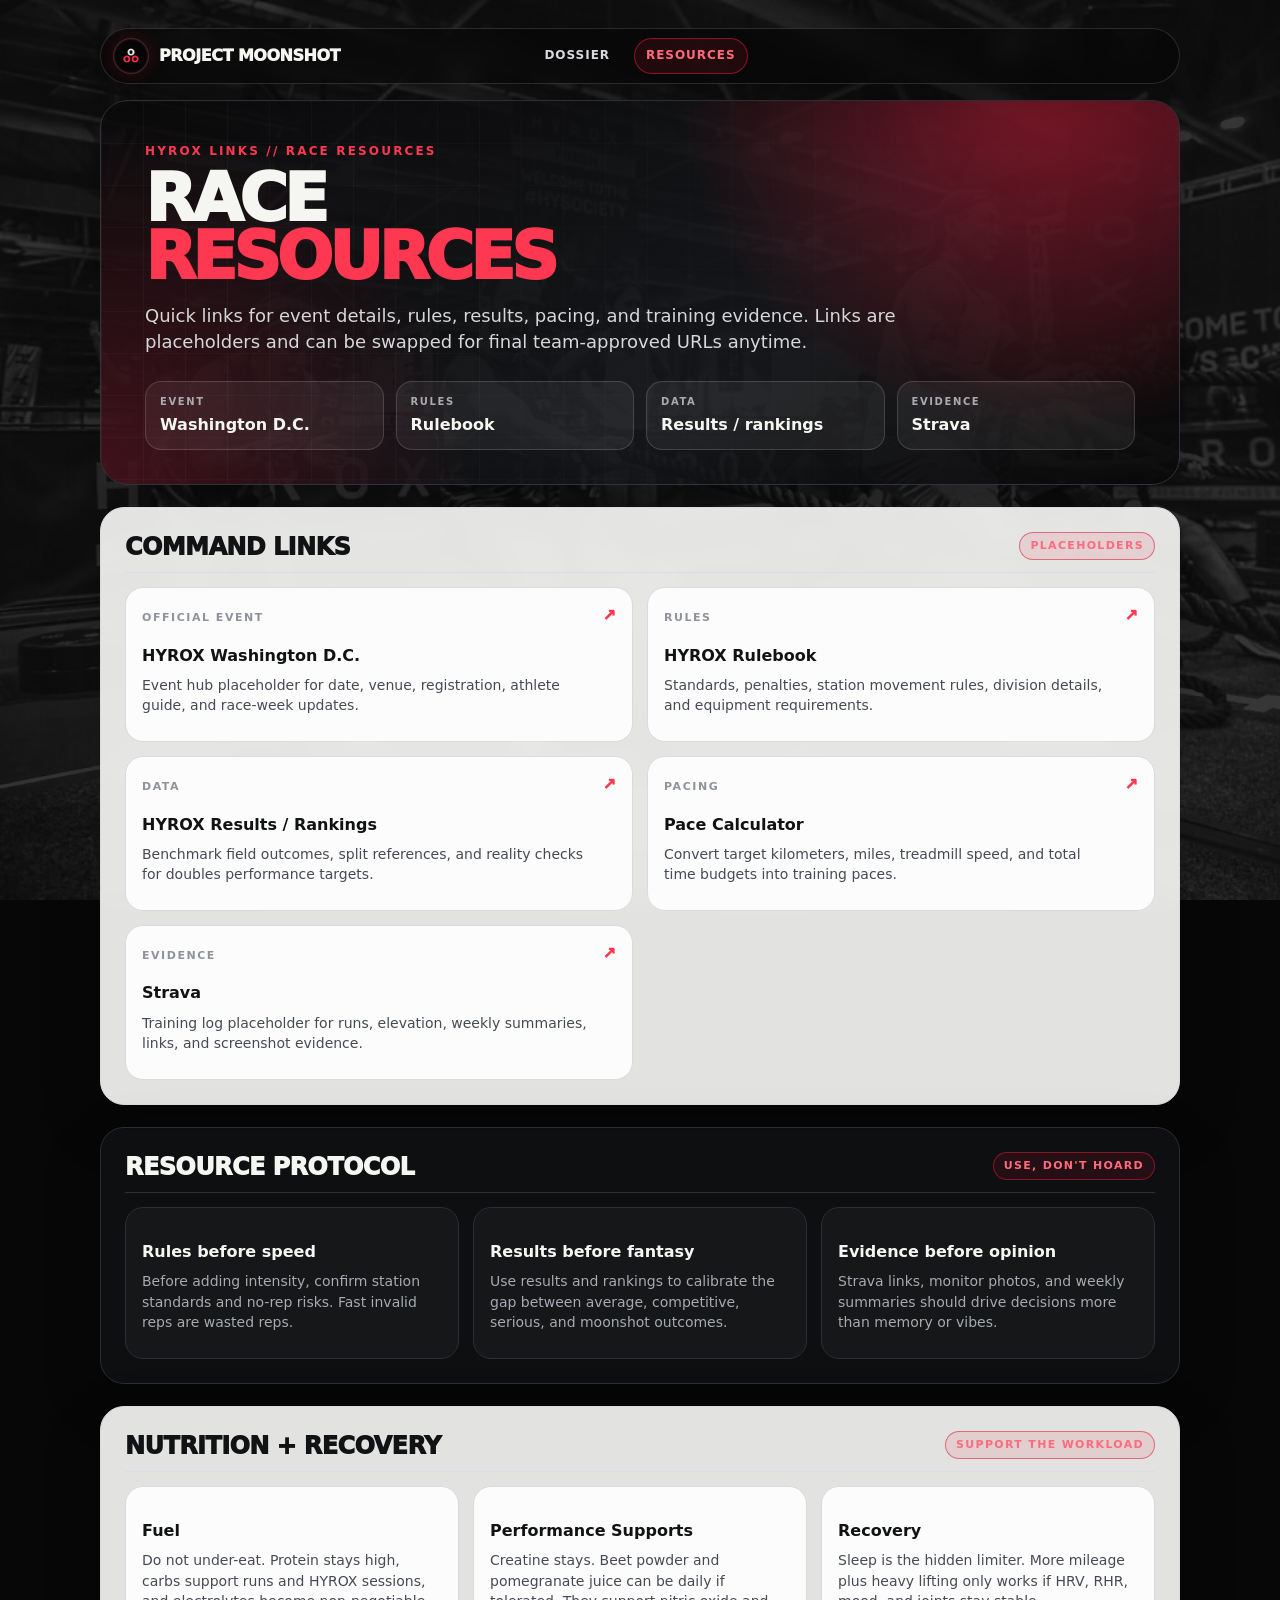
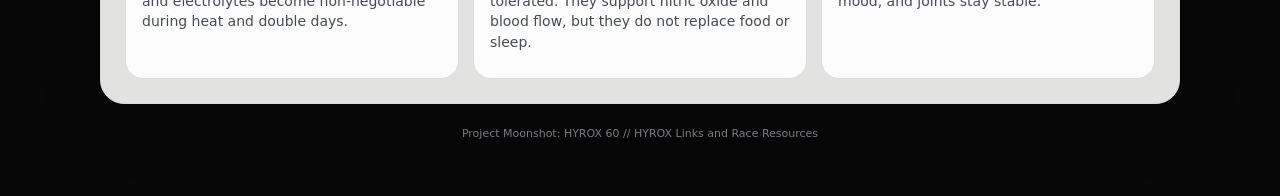
<file: resources.html>
<!DOCTYPE html>
<html lang="en">
<head>
<meta charset="UTF-8" />
<meta name="viewport" content="width=device-width, initial-scale=1.0" />
<title>HYROX Resources // Project Moonshot</title>
<link rel="stylesheet" href="styles.css" />
<script src="script.js" defer></script>
</head>
<body class="page-resources resources-page">
<div class="doc">
  <nav class="site-nav" aria-label="Project Moonshot navigation">
    <button class="mobile-menu-toggle" type="button" aria-label="Open navigation menu" aria-expanded="false" aria-controls="primary-nav-links" data-mobile-nav-toggle>
      <span></span>
      <span></span>
      <span></span>
    </button>
    <a class="brand" href="index.html"><span class="brand-mark"><img src="PRJMNST.png" alt="Project Moonshot mark" class="brand-mark-img"></span><span>Project Moonshot</span></a>
    <div class="nav-links" id="primary-nav-links" data-mobile-menu>
      <a href="index.html">Dossier</a>
      <a class="active" href="resources.html">Resources</a>
    </div>
  </nav>

  <section class="hero">
    <div class="eyebrow">HYROX Links // Race Resources</div>
    <h1>Race <span class="h1-accent">Resources</span></h1>
    <div class="subtitle">Quick links for event details, rules, results, pacing, and training evidence. Links are placeholders and can be swapped for final team-approved URLs anytime.</div>
    <div class="meta">
      <div class="meta-card"><div class="label">Event</div><div class="value">Washington D.C.</div></div>
      <div class="meta-card"><div class="label">Rules</div><div class="value">Rulebook</div></div>
      <div class="meta-card"><div class="label">Data</div><div class="value">Results / rankings</div></div>
      <div class="meta-card"><div class="label">Evidence</div><div class="value">Strava</div></div>
    </div>
  </section>

  <section class="section light resource-command-links">
    <div class="section-header"><h2>Command Links</h2><span class="tag">Placeholders</span></div>
    <div class="grid grid-2">
      <a class="card resource-link" href="https://hyrox.com/event/hyrox-washington-dc/" target="_blank" rel="noopener"><span><span class="label">Official event</span><h3>HYROX Washington D.C.</h3><p>Event hub placeholder for date, venue, registration, athlete guide, and race-week updates.</p></span><span class="arrow">↗</span></a>
      <a class="card resource-link" href="https://hyrox.com/rulebook/" target="_blank" rel="noopener"><span><span class="label">Rules</span><h3>HYROX Rulebook</h3><p>Standards, penalties, station movement rules, division details, and equipment requirements.</p></span><span class="arrow">↗</span></a>
      <a class="card resource-link" href="https://results.hyrox.com/" target="_blank" rel="noopener"><span><span class="label">Data</span><h3>HYROX Results / Rankings</h3><p>Benchmark field outcomes, split references, and reality checks for doubles performance targets.</p></span><span class="arrow">↗</span></a>
      <a class="card resource-link" href="https://www.hyresult.com/simulator" target="_blank" rel="noopener"><span><span class="label">Pacing</span><h3>Pace Calculator</h3><p>Convert target kilometers, miles, treadmill speed, and total time budgets into training paces.</p></span><span class="arrow">↗</span></a>
      <a class="card resource-link" href="https://www.strava.com/" target="_blank" rel="noopener"><span><span class="label">Evidence</span><h3>Strava</h3><p>Training log placeholder for runs, elevation, weekly summaries, links, and screenshot evidence.</p></span><span class="arrow">↗</span></a>
    </div>
  </section>

  <section class="section">
    <div class="section-header"><h2>Resource Protocol</h2><span class="tag">Use, don't hoard</span></div>
    <div class="grid grid-3">
      <div class="card"><h3>Rules before speed</h3><p>Before adding intensity, confirm station standards and no-rep risks. Fast invalid reps are wasted reps.</p></div>
      <div class="card"><h3>Results before fantasy</h3><p>Use results and rankings to calibrate the gap between average, competitive, serious, and moonshot outcomes.</p></div>
      <div class="card"><h3>Evidence before opinion</h3><p>Strava links, monitor photos, and weekly summaries should drive decisions more than memory or vibes.</p></div>
    </div>
  </section>

  <section class="section light">
    <div class="section-header"><h2>Nutrition + Recovery</h2><span class="tag">Support the workload</span></div>
    <div class="grid grid-3">
      <div class="card"><h3>Fuel</h3><p>Do not under-eat. Protein stays high, carbs support runs and HYROX sessions, and electrolytes become non-negotiable during heat and double days.</p></div>
      <div class="card"><h3>Performance Supports</h3><p>Creatine stays. Beet powder and pomegranate juice can be daily if tolerated. They support nitric oxide and blood flow, but they do not replace food or sleep.</p></div>
      <div class="card"><h3>Recovery</h3><p>Sleep is the hidden limiter. More mileage plus heavy lifting only works if HRV, RHR, mood, and joints stay stable.</p></div>
    </div>
  </section>


  <div class="footer">Project Moonshot: HYROX 60 // HYROX Links and Race Resources</div>
</div>
</body>
</html>
</file>
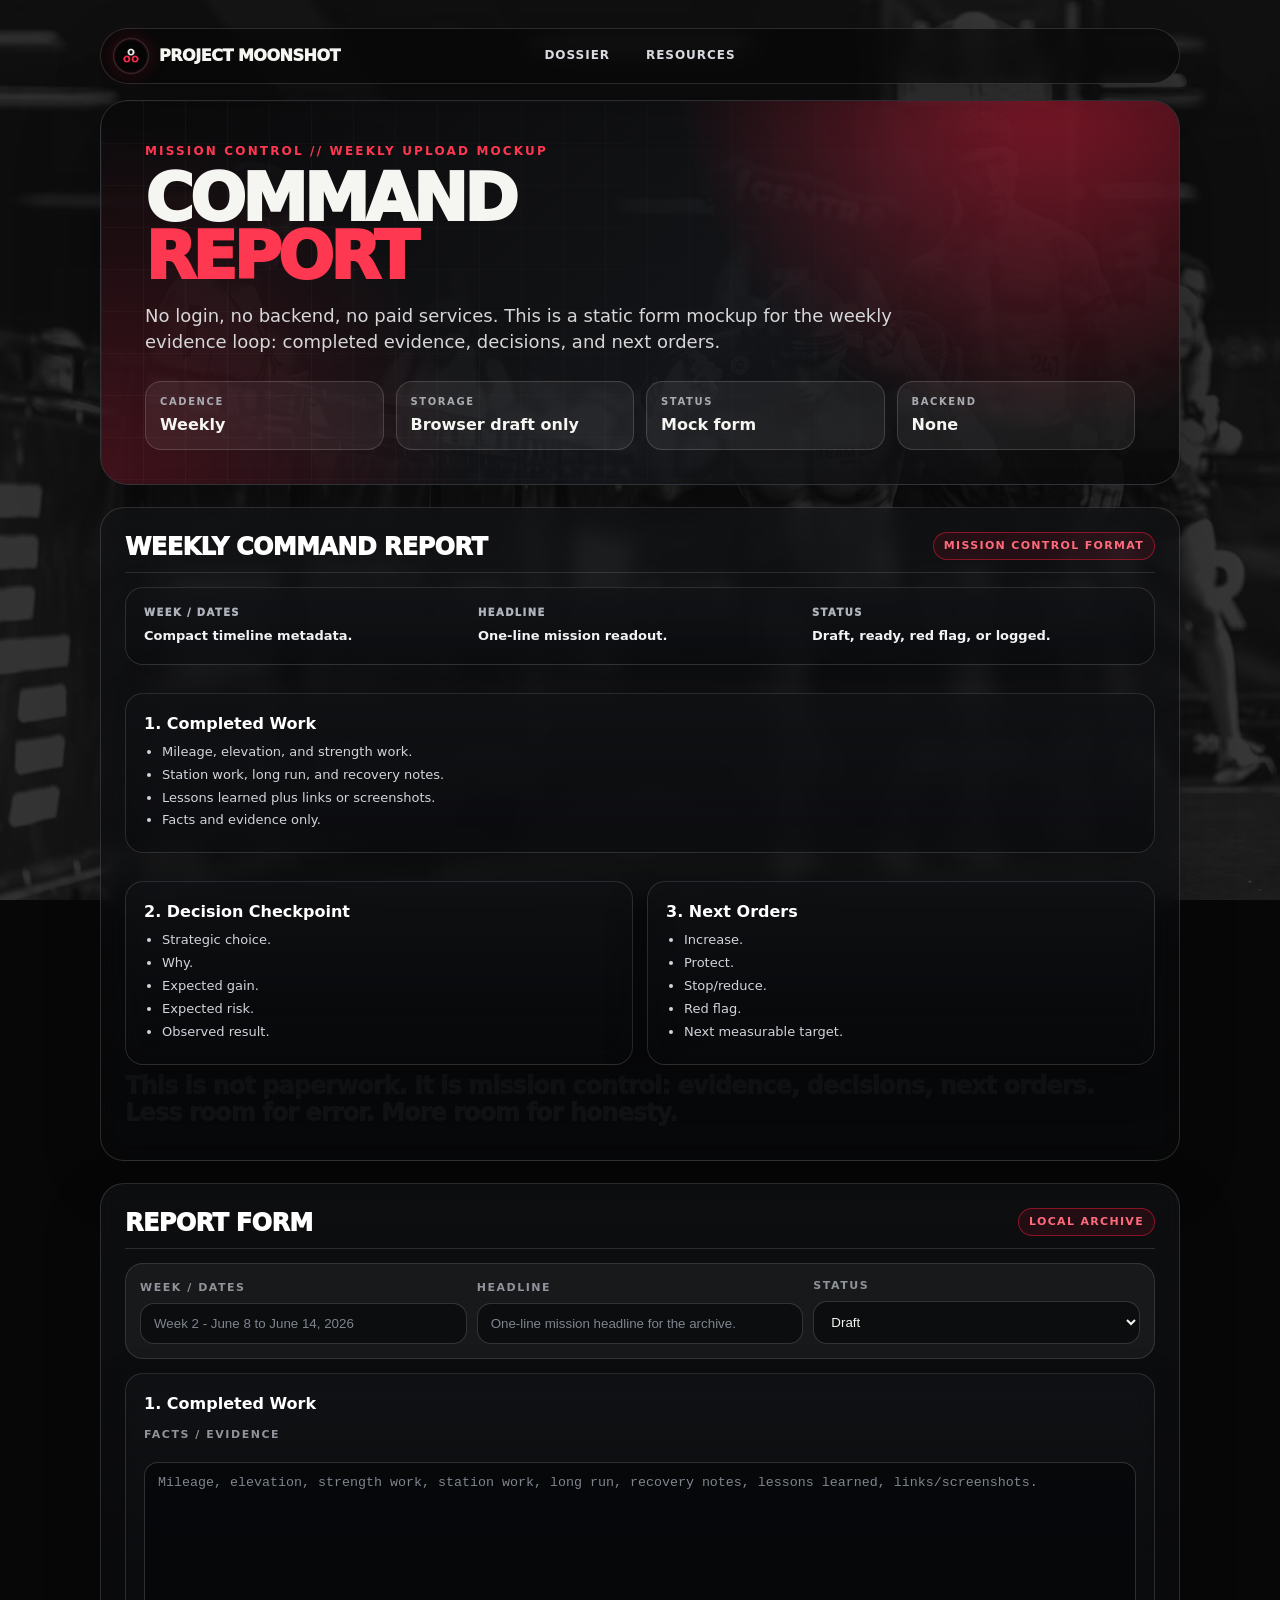
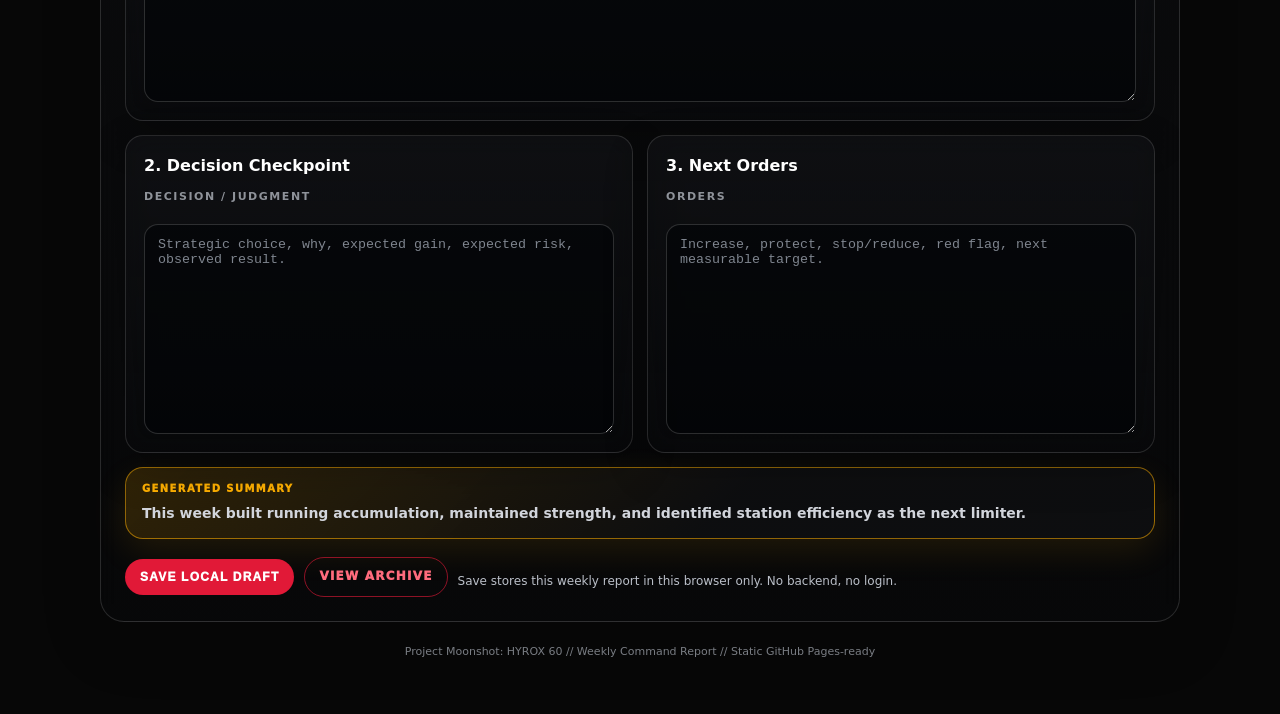
<file: upload.html>
<!DOCTYPE html>
<html lang="en">
<head>
<meta charset="UTF-8" />
<meta name="viewport" content="width=device-width, initial-scale=1.0" />
<title>Weekly Command Report // Project Moonshot</title>
<link rel="stylesheet" href="styles.css" />
<script src="script.js" defer></script>
</head>
<body class="page-upload">
<div class="doc">
  <nav class="site-nav" aria-label="Project Moonshot navigation">
    <button class="mobile-menu-toggle" type="button" aria-label="Open navigation menu" aria-expanded="false" aria-controls="primary-nav-links" data-mobile-nav-toggle>
      <span></span>
      <span></span>
      <span></span>
    </button>
    <a class="brand" href="index.html"><span class="brand-mark"><img src="PRJMNST.png" alt="Project Moonshot mark" class="brand-mark-img"></span><span>Project Moonshot</span></a>
    <div class="nav-links" id="primary-nav-links" data-mobile-menu>
      <a href="index.html">Dossier</a>
      <a href="resources.html">Resources</a>
    </div>
  </nav>

  <section class="hero">
    <div class="eyebrow">Mission Control // Weekly Upload Mockup</div>
    <h1>Command <span class="h1-accent">Report</span></h1>
    <div class="subtitle">No login, no backend, no paid services. This is a static form mockup for the weekly evidence loop: completed evidence, decisions, and next orders.</div>
    <div class="meta">
      <div class="meta-card"><div class="label">Cadence</div><div class="value">Weekly</div></div>
      <div class="meta-card"><div class="label">Storage</div><div class="value">Browser draft only</div></div>
      <div class="meta-card"><div class="label">Status</div><div class="value">Mock form</div></div>
      <div class="meta-card"><div class="label">Backend</div><div class="value">None</div></div>
    </div>
  </section>

  <section class="section light">
    <div class="section-header"><h2>Weekly Command Report</h2><span class="tag">Mission control format</span></div>
    <div class="metadata-bar upload-card">
      <div><div class="label">Week / Dates</div><div class="value">Compact timeline metadata.</div></div>
      <div><div class="label">Headline</div><div class="value">One-line mission readout.</div></div>
      <div><div class="label">Status</div><div class="value">Draft, ready, red flag, or logged.</div></div>
    </div>
    <div class="report-layout preview-layout">
      <div class="upload-card report-box report-box-full"><h3>1. Completed Work</h3><ul><li>Mileage, elevation, and strength work.</li><li>Station work, long run, and recovery notes.</li><li>Lessons learned plus links or screenshots.</li><li>Facts and evidence only.</li></ul></div>
      <div class="upload-card report-box"><h3>2. Decision Checkpoint</h3><ul><li>Strategic choice.</li><li>Why.</li><li>Expected gain.</li><li>Expected risk.</li><li>Observed result.</li></ul></div>
      <div class="upload-card report-box"><h3>3. Next Orders</h3><ul><li>Increase.</li><li>Protect.</li><li>Stop/reduce.</li><li>Red flag.</li><li>Next measurable target.</li></ul></div>
    </div>
    <p class="quote" style="color:#111214">This is not paperwork. It is mission control: evidence, decisions, next orders. Less room for error. More room for honesty.</p>
  </section>

  <section class="section light">
    <div class="section-header"><h2>Report Form</h2><span class="tag">Local archive</span></div>
    <form class="command-form" data-report-form>
      <div class="metadata-bar form-metadata" aria-label="Weekly report metadata">
        <div>
          <label for="week">Week / Dates</label>
          <input id="week" name="week" placeholder="Week 2 - June 8 to June 14, 2026" required />
        </div>
        <div>
          <label for="headline">Headline</label>
          <input id="headline" name="headline" placeholder="One-line mission headline for the archive." />
        </div>
        <div>
          <label for="status">Status</label>
          <select id="status" name="status"><option>Draft</option><option>Ready for archive</option><option>Needs Ryan update</option><option>Recovery red flag</option><option>Logged</option></select>
        </div>
      </div>
      <div class="form-grid report-layout">
        <div class="upload-card form-box report-box report-box-full">
          <h3>1. Completed Work</h3>
          <label for="completedWork">Facts / Evidence</label><textarea id="completedWork" name="completedWork" placeholder="Mileage, elevation, strength work, station work, long run, recovery notes, lessons learned, links/screenshots."></textarea>
        </div>
        <div class="upload-card form-box report-box">
          <h3>2. Decision Checkpoint</h3>
          <label for="decision">Decision / Judgment</label><textarea id="decision" name="decisionCheckpoint" placeholder="Strategic choice, why, expected gain, expected risk, observed result."></textarea>
        </div>
        <div class="upload-card form-box report-box">
          <h3>3. Next Orders</h3>
          <label for="orders">Orders</label><textarea id="orders" name="nextOrders" placeholder="Increase, protect, stop/reduce, red flag, next measurable target."></textarea>
        </div>
      </div>
      <div class="summary-preview" aria-live="polite">
        <div class="label">Generated Summary</div>
        <p data-summary-preview>This week built running accumulation, maintained strength, and identified station efficiency as the next limiter.</p>
      </div>
      <div class="mock-actions">
        <button class="button" type="submit">Save Local Draft</button>
        <a class="button secondary" href="reports.html">View archive</a>
        <span class="light-note" data-form-note>Save stores this weekly report in this browser only. No backend, no login.</span>
      </div>
    </form>
  </section>

  <div class="footer">Project Moonshot: HYROX 60 // Weekly Command Report // Static GitHub Pages-ready</div>
</div>
</body>
</html>
</file>
<file: styles.css>
:root{
  --bg:#070707; --card:rgba(17,18,20,.82); --card2:rgba(23,25,28,.80); --ink:#f5f5f2; --muted:#a7aab0;
  --line:#2b2e34; --red:#e11937; --red2:#ff3852; --white:#ffffff; --silver:#d8dce3;
  --amber:#ffb000; --green:#32d583; --blue:#60a5fa; --darkred:#420912;
}
*{box-sizing:border-box;-webkit-font-smoothing:antialiased;}
html,body{margin:0;padding:0;color:var(--ink);font-family:Inter, ui-sans-serif, system-ui, -apple-system, BlinkMacSystemFont,"Segoe UI",sans-serif;line-height:1.45;}
html{background:var(--bg);min-height:100%;}
body{position:relative;isolation:isolate;min-height:100vh;padding:28px 0 54px;overflow-x:hidden;background:var(--bg);}
body::before{content:"";position:fixed;inset:0;pointer-events:none;z-index:0;background-image:var(--page-bg-image,none);background-repeat:no-repeat;background-size:cover;background-position:var(--page-bg-position,right center);background-attachment:fixed;opacity:.32;filter:grayscale(100%) contrast(82%) brightness(1.66);}
body::after{content:"";position:fixed;inset:0;pointer-events:none;z-index:1;background:linear-gradient(90deg,rgba(5,5,5,.43) 0%,rgba(5,5,5,.41) 42%,rgba(5,5,5,.39) 100%);}
body.page-index{--page-bg-image:url("Hyrox 2.webp");--page-bg-position:right center;}
body.page-upload{--page-bg-image:url("Hyrox 4.avif");--page-bg-position:left center;}
body.page-reports{--page-bg-image:url("Hyrox 3.jpg");--page-bg-position:right center;}
body.page-resources{--page-bg-image:url("Hyrox 1.webp");--page-bg-position:left center;}
a{color:inherit;}
.doc{position:relative;z-index:2;width:1080px;max-width:calc(100vw - 32px);margin:0 auto;}
.site-nav{position:sticky;top:12px;z-index:20;display:grid;grid-template-columns:1fr auto 1fr;align-items:center;gap:16px;margin:0 auto 16px;padding:9px 12px;border:1px solid rgba(255,255,255,.14);border-radius:999px;background:rgba(7,7,7,.68);backdrop-filter:blur(12px);box-shadow:0 16px 48px rgba(0,0,0,.24);}
.brand{display:inline-flex;align-items:center;gap:10px;text-decoration:none;font-weight:950;text-transform:uppercase;letter-spacing:-.03em;white-space:nowrap;}
.brand-mark{display:inline-grid;place-items:center;width:36px;height:36px;min-width:36px;border-radius:50%;background:rgba(7,7,7,.78);border:1px solid rgba(255,255,255,.16);box-shadow:0 0 0 1px rgba(225,25,55,.18) inset,0 0 18px rgba(225,25,55,.24);overflow:hidden;}
.brand-mark-img{width:28px;height:28px;border-radius:50%;object-fit:cover;display:block;}
.mobile-menu-toggle{display:none;appearance:none;border:0;background:transparent;color:inherit;font:inherit;}
.nav-links{display:flex;align-items:center;justify-self:center;justify-content:center;gap:12px;width:max-content;flex-wrap:nowrap;}
.nav-links a{padding:8px 11px;border:1px solid transparent;border-radius:999px;color:#d9dbe0;text-decoration:none;font-size:12px;font-weight:850;text-transform:uppercase;letter-spacing:.08em;}
.nav-links a:hover,.nav-links a.active{border-color:rgba(225,25,55,.55);background:rgba(225,25,55,.12);color:#ff6b7d;}
.hero{position:relative;overflow:hidden;border:1px solid #31343a;border-radius:28px;padding:42px 44px 34px;background:
  radial-gradient(circle at 88% -10%,rgba(225,25,55,.55),transparent 36%),
  radial-gradient(circle at 0% 100%,rgba(225,25,55,.24),transparent 32%),
  linear-gradient(135deg,rgba(10,10,11,.84) 0%,rgba(21,22,26,.82) 60%,rgba(9,9,9,.88) 100%);box-shadow:0 30px 80px rgba(0,0,0,.38);}
.hero:before{content:"";position:absolute;inset:0;background:linear-gradient(90deg,rgba(255,255,255,.04) 1px,transparent 1px),linear-gradient(rgba(255,255,255,.03) 1px,transparent 1px);background-size:42px 42px;mask-image:linear-gradient(90deg,rgba(0,0,0,.85),transparent);}
.hero>*{position:relative;z-index:1;}
.eyebrow{letter-spacing:.18em;text-transform:uppercase;font-weight:800;color:var(--red2);font-size:12px;margin-bottom:10px;}
h1{font-size:66px;line-height:.88;margin:0;text-transform:uppercase;letter-spacing:-.06em;font-weight:950;}
.h1-accent{color:var(--red2);display:block;}
.subtitle{margin-top:16px;color:#d7d7d9;font-size:18px;max-width:760px;}
.meta{display:grid;grid-template-columns:repeat(4,1fr);gap:12px;margin-top:26px;}
.meta-card{background:rgba(255,255,255,.06);border:1px solid rgba(255,255,255,.15);border-radius:16px;padding:13px 14px;}
.meta-card .label{font-size:10px;text-transform:uppercase;letter-spacing:.16em;color:#a9abb0;font-weight:800;}
.meta-card .value{font-size:16px;font-weight:850;margin-top:4px;}
.countdown{display:grid;grid-template-columns:repeat(4,1fr) 2.6fr;align-items:stretch;gap:10px;margin-top:26px;padding:12px;border:1px solid rgba(255,193,7,.62);border-radius:24px;background:linear-gradient(135deg,rgba(255,176,0,.16),rgba(166,110,0,.08) 36%,rgba(11,12,14,.94));box-shadow:0 0 0 1px rgba(255,176,0,.14) inset,0 18px 44px rgba(0,0,0,.24),0 0 32px rgba(255,176,0,.18);}
.countdown-box{min-width:0;border:1px solid rgba(255,201,71,.58);border-radius:16px;background:linear-gradient(180deg,rgba(255,176,0,.18),rgba(255,255,255,.055));padding:12px 14px;text-align:center;box-shadow:0 0 16px rgba(255,176,0,.14) inset,0 10px 24px rgba(0,0,0,.22);}
.countdown-box strong{display:block;font-size:32px;line-height:1;font-weight:950;letter-spacing:-.04em;color:var(--amber);text-shadow:none;}
.countdown-box span{display:block;margin-top:6px;color:#f2d48a;font-size:10px;text-transform:uppercase;letter-spacing:.14em;font-weight:900;}
.countdown-quote{display:flex;align-items:center;min-width:0;min-height:100%;margin:0;border-left:1px solid rgba(255,201,71,.46);padding:12px 18px;}
.countdown-quote blockquote{position:relative;margin:0;padding-left:0;color:#f4d89a;font-size:15px;line-height:1.28;font-weight:850;letter-spacing:-.015em;}
.countdown-quote blockquote:before{content:none;}
.section{margin-top:22px;background:var(--card);backdrop-filter:blur(2px);border:1px solid var(--line);border-radius:24px;padding:24px;box-shadow:0 20px 60px rgba(0,0,0,.18);}
.section.light{background:rgba(251,251,250,.9);color:#151619;border-color:#d8dbe0;}
.section.light p,.section.light li,.section.light td{color:#464a52;}
.section.light h2,.section.light h3{color:#111214;}
.report-featured h2,.report-archive-index h2{color:var(--amber) !important;}
.latest-helper{margin:-4px 0 8px;color:#8a9099;font-size:11px;font-weight:800;letter-spacing:.02em;}
.section-header{display:flex;align-items:flex-end;justify-content:space-between;gap:16px;margin-bottom:14px;border-bottom:1px solid var(--line);padding-bottom:12px;}
.section.light .section-header{border-bottom-color:#d9dde4;}
h2{font-size:24px;line-height:1.05;margin:0;text-transform:uppercase;letter-spacing:-.025em;font-weight:950;}
h3{font-size:16px;margin:16px 0 8px;font-weight:850;}
p{font-size:14px;color:var(--muted);margin:0 0 10px;}
.small{font-size:12px;color:var(--muted);}
.tag{display:inline-flex;align-items:center;border:1px solid rgba(225,25,55,.55);background:rgba(225,25,55,.1);color:#ff6b7d;border-radius:999px;padding:5px 10px;font-size:11px;text-transform:uppercase;letter-spacing:.12em;font-weight:800;white-space:nowrap;}
.grid{display:grid;gap:14px;}.grid-2{grid-template-columns:repeat(2,minmax(0,1fr));}.grid-3{grid-template-columns:repeat(3,minmax(0,1fr));}.grid-4{grid-template-columns:repeat(4,minmax(0,1fr));}
.card{background:var(--card2);border:1px solid var(--line);border-radius:18px;padding:16px;}
.section.light .card{background:rgba(255,255,255,.9);border-color:#d8dbe0;}
.metric{font-size:34px;font-weight:950;letter-spacing:-.05em;line-height:.95;}.metric span{color:var(--red2);}
.label{font-size:11px;text-transform:uppercase;letter-spacing:.14em;font-weight:850;color:#8f939a;}
.divider{height:1px;background:var(--line);margin:14px 0;}.redline{height:6px;background:linear-gradient(90deg,var(--red),transparent);border-radius:999px;margin:10px 0 0;}
ul{margin:8px 0 0;padding-left:18px;}li{font-size:13px;color:var(--muted);margin:4px 0;}
table{width:100%;border-collapse:collapse;margin-top:10px;font-size:12.5px;}th,td{padding:9px 9px;border-bottom:1px solid var(--line);text-align:left;vertical-align:top;}th{font-size:10px;text-transform:uppercase;letter-spacing:.12em;color:#8f939a;background:rgba(255,255,255,.03);font-weight:900;}.section.light th{background:#f0f1f3;border-bottom-color:#d9dde4;}.section.light td{border-bottom-color:#e3e5e9;}
.course-row{display:grid;grid-template-columns:64px 1fr 1fr;gap:10px;align-items:stretch;margin-bottom:10px;}.num{display:flex;align-items:center;justify-content:center;background:var(--red);border-radius:16px;font-weight:950;font-size:22px;}
.target-card{display:flex;flex-direction:column;min-height:178px;}.target-card .metric{margin:9px 0 13px;text-transform:uppercase;}.target-card p{margin:auto 0 0;}.target-victory{border-color:rgba(225,25,55,.58);background:linear-gradient(150deg,rgba(225,25,55,.18),var(--card2));box-shadow:0 0 28px rgba(225,25,55,.08) inset;}
.race-map-section{background:linear-gradient(145deg,rgba(11,12,14,.96),rgba(25,15,18,.91));border-color:rgba(225,25,55,.35);}.race-map-section .section-header>div{min-width:0;}.race-map-section h2{margin-top:4px;}.race-map-frame{position:relative;width:100%;height:clamp(420px,65vw,720px);overflow:hidden;border:1px solid rgba(255,255,255,.16);border-radius:18px;background:#202124;box-shadow:0 20px 48px rgba(0,0,0,.3);}.race-map-frame iframe{display:block;width:100%;height:100%;border:0;background:#fff;}.race-map-open{position:absolute;inset:0;z-index:2;display:flex;align-items:flex-end;justify-content:flex-end;padding:14px;text-decoration:none;}.race-map-open span{display:inline-flex;align-items:center;gap:7px;padding:9px 12px;border:1px solid rgba(255,255,255,.28);border-radius:999px;background:rgba(7,7,7,.82);color:#fff;font-size:11px;font-weight:900;letter-spacing:.08em;text-transform:uppercase;box-shadow:0 8px 20px rgba(0,0,0,.3);}.map-help{margin:10px 0 0;font-size:11px;text-transform:uppercase;letter-spacing:.08em;}
.pacing-brief{display:grid;grid-template-columns:1fr 1.2fr;gap:12px;margin-bottom:16px;padding:15px;border:1px solid #d8dbe0;border-radius:18px;background:#fff;}.pacing-brief>div{border-right:1px solid #e3e5e9;padding-right:14px;}.pacing-brief strong{display:block;margin:3px 0;font-size:18px;color:#111;}.pacing-brief p{margin:0;color:#4d525a !important;}.pacing-brief>p{align-self:center;font-weight:800;}
.stage{position:relative;display:grid;grid-template-columns:1fr auto;grid-template-rows:auto auto;column-gap:12px;align-content:center;min-width:0;padding:13px 15px;border:1px solid #d8dbe0;border-radius:16px;background:#fff;}.stage span{font-weight:900;color:#16171a;}.stage small{color:#676c74;font-size:12px;}.stage strong{grid-column:2;grid-row:1 / 3;align-self:center;color:#b7132a;font-size:16px;white-space:nowrap;}.stage strong:before{content:"Target";display:block;margin-bottom:1px;color:#8a8f97;font-size:8px;letter-spacing:.12em;text-transform:uppercase;text-align:right;}
.roxzone-note{display:grid;grid-template-columns:1fr auto;gap:3px 16px;margin-top:14px;padding:14px 16px;border:1px dashed rgba(225,25,55,.48);border-radius:16px;background:rgba(225,25,55,.06);}.roxzone-note span{font-size:11px;font-weight:900;letter-spacing:.12em;text-transform:uppercase;color:#9f1326;}.roxzone-note strong{grid-row:1 / 3;grid-column:2;align-self:center;color:#9f1326;}.roxzone-note p{margin:0;}
.weights-grid{display:grid;grid-template-columns:repeat(3,minmax(0,1fr));gap:10px;}.weight-chip{display:flex;flex-direction:column;gap:5px;min-width:0;padding:14px 15px;border:1px solid rgba(255,255,255,.12);border-radius:16px;background:rgba(255,255,255,.05);}.weight-chip span{color:#aeb2b9;font-size:10px;font-weight:900;letter-spacing:.12em;text-transform:uppercase;}.weight-chip strong{font-size:15px;color:#fff;}
.pill{display:inline-block;border:1px solid #3a3d43;border-radius:999px;padding:4px 9px;font-size:11px;color:#d8dce3;margin:2px 4px 2px 0;}.section.light .pill{border-color:#d4d8dd;color:#39404a;background:#f7f7f7;}
.status-green{color:var(--green);font-weight:900;}.status-amber{color:var(--amber);font-weight:900;}.status-red{color:#ff5368;font-weight:900;}.avg{color:var(--amber);font-weight:900;}
.timeline{display:grid;grid-template-columns:repeat(4,1fr);gap:12px;}.phase{position:relative;overflow:hidden;background:linear-gradient(180deg,#1b1d21,#101114);border:1px solid var(--line);border-radius:18px;padding:16px;min-height:190px;}.phase:before{content:"";position:absolute;top:0;left:0;right:0;height:5px;background:var(--red);}.phase .week{font-weight:950;color:var(--red2);font-size:13px;text-transform:uppercase;letter-spacing:.12em;}.phase h3{margin-top:8px;color:#fff !important;}.phase li,.phase p{color:#f3f4f6 !important;}.phase ul{color:#f3f4f6;}
.upload-card{background:#fbfbfa;color:#151619;border:1px solid #d8dbe0;border-radius:18px;padding:18px;margin-top:14px;}.upload-card h3{color:#111214;margin-top:0;}.upload-card p,.upload-card li{color:#464a52;}.upload-grid{display:grid;grid-template-columns:1.05fr 1.1fr 1fr;gap:10px;}.upload-cell{border:1px solid #dfe3e8;border-radius:12px;padding:12px;background:#fff;}.upload-cell .label{font-size:10px;letter-spacing:.14em;text-transform:uppercase;font-weight:900;color:#8b9098;margin-bottom:6px;}.upload-cell .value{font-size:13px;color:#343841;}
.page-upload .section.light{background:linear-gradient(180deg,rgba(18,19,22,.62),rgba(8,9,11,.50));color:var(--ink);border-color:rgba(255,255,255,.14);backdrop-filter:blur(10px) saturate(125%);}
.page-upload .section.light .section-header{border-bottom-color:rgba(255,255,255,.12);}
.page-upload .section.light h2,.page-upload .section.light h3{color:#fff;}
.page-upload .section.light p,.page-upload .section.light li{color:#d2d5dc;}
.page-upload .upload-card{background:linear-gradient(180deg,rgba(18,19,22,.64),rgba(7,8,10,.46));color:var(--ink);border-color:rgba(255,255,255,.13);box-shadow:0 16px 44px rgba(0,0,0,.22);backdrop-filter:blur(12px) saturate(128%);}
.page-upload .upload-card h3{color:#fff;}
.page-upload .upload-card p,.page-upload .upload-card li{color:#d2d5dc;}
.page-upload .upload-cell,.page-upload .form-metadata{background:rgba(255,255,255,.052);border-color:rgba(255,255,255,.12);}
.page-upload .upload-cell .label,.page-upload .metadata-bar .label{color:#aeb3bc;}
.page-upload .upload-cell .value,.page-upload .metadata-bar .value{color:#f2f3f5;}
.page-upload input,.page-upload textarea,.page-upload select{background:rgba(3,4,6,.56);border-color:rgba(255,255,255,.16);color:#f5f5f2;}
.page-upload input::placeholder,.page-upload textarea::placeholder{color:#7f858f;}
.page-upload .summary-preview{background:linear-gradient(135deg,rgba(255,176,0,.16),rgba(18,19,22,.58) 58%);box-shadow:0 12px 34px rgba(255,176,0,.10);}
.page-upload .summary-preview p{color:#f4d89a;}
.page-upload .light-note{color:#bbc0c9;}
.command-form{display:grid;gap:14px;}.metadata-bar{display:grid;grid-template-columns:repeat(3,1fr);gap:10px;align-items:end;}.metadata-bar .label{font-size:10px;letter-spacing:.14em;text-transform:uppercase;font-weight:950;color:#8b9098;margin-bottom:6px;}.metadata-bar .value{font-size:13px;color:#343841;font-weight:800;}.form-metadata{border:1px solid #d8dbe0;border-radius:18px;background:#fbfbfa;padding:14px;}.form-grid{display:grid;grid-template-columns:1fr 1fr;gap:14px;align-items:stretch;}.report-layout{display:grid;grid-template-columns:1fr 1fr;gap:14px;align-items:stretch;}.report-box-full{grid-column:1 / -1;}.report-box textarea{min-height:210px;}.report-box-full textarea{min-height:240px;}.preview-layout{margin-top:14px;}.form-box{display:grid;gap:12px;margin-top:0;}.form-box h3{margin-bottom:0;}.form-row{display:grid;grid-template-columns:1fr 1fr;gap:14px;}.form-row.compact{gap:10px;}label{display:block;font-size:11px;text-transform:uppercase;letter-spacing:.14em;font-weight:900;color:#8f939a;margin-bottom:7px;}input,textarea,select{width:100%;border:1px solid #d8dbe0;border-radius:14px;background:#fff;color:#151619;padding:12px 13px;font:14px/1.45 inherit;}textarea{min-height:154px;resize:vertical;}.mock-actions{display:flex;gap:10px;flex-wrap:wrap;align-items:center;margin-top:4px;}.button{display:inline-flex;align-items:center;justify-content:center;border:1px solid rgba(225,25,55,.62);border-radius:999px;background:var(--red);color:#fff;text-decoration:none;padding:10px 14px;font-size:12px;font-weight:950;text-transform:uppercase;letter-spacing:.1em;}.button.secondary{background:transparent;color:#ff6b7d;}.button.disabled{opacity:.58;cursor:not-allowed;}.button.danger{border-color:rgba(255,83,104,.55);color:#ff5368;}
.summary-preview{border:1px solid rgba(255,176,0,.55);border-radius:18px;background:linear-gradient(135deg,#fff8e6,#fff 58%);box-shadow:0 12px 28px rgba(255,176,0,.14);padding:14px 16px;}.summary-preview .label{font-size:10px;letter-spacing:.14em;text-transform:uppercase;font-weight:950;color:var(--amber);margin-bottom:7px;}.summary-preview p{margin:0;color:#24211a;font-size:14px;font-weight:800;line-height:1.5;}.generated-summary{margin-top:9px;border-left:3px solid var(--amber);padding:8px 10px;background:rgba(255,176,0,.09);border-radius:10px;color:#d9dde4;font-size:12px;line-height:1.4;}.generated-summary span{display:block;margin-bottom:3px;color:var(--amber);font-size:9px;text-transform:uppercase;letter-spacing:.13em;font-weight:950;}.archive-summary{color:#d9dde4;} .section.light .archive-summary{color:#343841;background:#fff8e6;}
.rawbox{width:100%;min-height:120px;border:1px dashed #b7bdc7;border-radius:14px;background:#fff;color:#333;padding:12px;font:13px/1.45 ui-monospace,SFMono-Regular,Menlo,Consolas,monospace;}.light-note{font-size:12px;color:#5d636d;margin-top:10px;}.template{font-family:ui-monospace,SFMono-Regular,Menlo,Monaco,Consolas,"Liberation Mono",monospace;font-size:12.5px;white-space:pre-wrap;background:#0b0c0e;border:1px solid #30343a;border-radius:16px;padding:16px;color:#f5f5f2;}.quote{font-size:24px;line-height:1.15;font-weight:950;letter-spacing:-.04em;color:#fff;margin:8px 0;}.quote .red{color:var(--red2);}.compare{display:grid;grid-template-columns:1fr 1fr;gap:14px;}.team{border-radius:20px;padding:18px;border:1px solid var(--line);background:linear-gradient(180deg,#17191d,#101114);}.team.enemy{background:linear-gradient(180deg,#1e1115,#10090b);border-color:#44202a;}.name{font-size:20px;font-weight:950;letter-spacing:-.02em;text-transform:uppercase;}
.resource-link{display:flex;align-items:flex-start;justify-content:space-between;gap:14px;text-decoration:none;transition:transform .15s ease,border-color .15s ease;}.resource-link:hover{transform:translateY(-2px);border-color:rgba(225,25,55,.55);}.resource-link .arrow{color:var(--red2);font-weight:950;}.report-status{display:inline-flex;border-radius:999px;padding:4px 8px;font-size:10px;text-transform:uppercase;letter-spacing:.12em;font-weight:900;background:rgba(50,213,131,.12);color:var(--green);border:1px solid rgba(50,213,131,.35);}.report-status.pending{background:rgba(255,176,0,.1);color:var(--amber);border-color:rgba(255,176,0,.35);}

.archive-cards{display:grid;gap:14px;margin-top:14px;}
.archive-card{border:1px solid rgba(255,255,255,.12);border-radius:20px;background:linear-gradient(180deg,rgba(255,255,255,.06),rgba(255,255,255,.025));box-shadow:0 16px 38px rgba(0,0,0,.18);padding:16px;}
.archive-card-header{display:flex;align-items:flex-start;justify-content:space-between;gap:14px;border-bottom:1px solid rgba(255,255,255,.1);padding-bottom:12px;margin-bottom:12px;}
.archive-card-body{display:grid;grid-template-columns:repeat(2,minmax(0,1fr));gap:12px;}
.archive-field{min-width:0;border:1px solid rgba(255,255,255,.09);border-radius:14px;background:rgba(255,255,255,.035);padding:11px 12px;}
.archive-field.wide{grid-column:1 / -1;}
.archive-field .label{margin-bottom:5px;}
.archive-field.is-headline .label,.archive-field.is-summary .label{color:var(--amber);}
.archive-field.is-headline .archive-field-value{color:var(--amber);font-weight:950;}
.latest-report-table tr.is-summary td:first-child{color:var(--amber);font-weight:950;}
.latest-report-table tr.is-headline td:nth-child(2){color:var(--amber);font-weight:950;}
.archive-field-value{color:#d9dde4;font-size:13px;line-height:1.45;overflow-wrap:anywhere;}
.archive-card-actions{display:flex;gap:9px;flex-wrap:wrap;margin-top:14px;padding-top:12px;border-top:1px solid rgba(255,255,255,.1);}
.section.light .archive-card{background:#fff;border-color:#d8dbe0;box-shadow:0 12px 28px rgba(17,18,20,.07);}
.section.light .archive-card-header,.section.light .archive-card-actions{border-color:#e3e5e9;}
.section.light .archive-field{background:#fbfbfa;border-color:#e3e5e9;}
.section.light .archive-field-value{color:#343841;}

.report-featured{position:relative;overflow:hidden;background:linear-gradient(180deg,rgba(18,19,22,.58),rgba(8,9,11,.48)),radial-gradient(circle at 92% 0%,rgba(255,176,0,.12),transparent 32%);color:var(--ink);border-color:rgba(255,176,0,.52);box-shadow:0 0 0 1px rgba(255,176,0,.12) inset,0 24px 70px rgba(0,0,0,.30),0 0 34px rgba(255,176,0,.08);backdrop-filter:blur(10px) saturate(125%);}
.report-featured:before{content:"";position:absolute;inset:0;background:linear-gradient(90deg,rgba(255,255,255,.035) 1px,transparent 1px),linear-gradient(rgba(255,255,255,.026) 1px,transparent 1px);background-size:38px 38px;mask-image:linear-gradient(90deg,rgba(0,0,0,.74),transparent);pointer-events:none;}
.report-featured>*{position:relative;z-index:1;}
.report-featured .section-header{border-bottom-color:rgba(255,176,0,.28);}
.report-featured p,.report-featured li,.report-featured td{color:#d5d8de;}
.report-featured h2,.report-featured h3{color:var(--amber) !important;}
.report-featured .latest-helper{color:#f0c66d;}
.report-featured table th{background:rgba(255,255,255,.045);border-bottom-color:rgba(255,255,255,.12);}
.report-featured table td{border-bottom-color:rgba(255,255,255,.10);}
.report-featured .latest-report-table tr.is-summary td:first-child,.report-featured .latest-report-table tr.is-headline td:nth-child(2){color:var(--amber);}
.resource-command-links{background:linear-gradient(180deg,rgba(18,19,22,.54),rgba(8,9,11,.44));color:var(--ink);border-color:rgba(255,255,255,.14);box-shadow:0 20px 60px rgba(0,0,0,.24);backdrop-filter:blur(10px) saturate(122%);}
.resource-command-links .section-header{border-bottom-color:rgba(255,255,255,.12);}
.resource-command-links p,.resource-command-links li{color:#cdd1d8;}
.resource-command-links h2,.resource-command-links h3{color:#fff;}
.resource-command-links .card{background:linear-gradient(180deg,rgba(255,255,255,.065),rgba(255,255,255,.028));border-color:rgba(255,255,255,.12);}
.resource-command-links .resource-link:hover{border-color:rgba(255,176,0,.44);}
.progress-source-log{margin-top:18px;border:1px solid rgba(255,255,255,.12);border-radius:18px;background:rgba(0,0,0,.22);padding:14px;}
.source-log-title{color:#fff;font-size:12px;text-transform:uppercase;letter-spacing:.14em;font-weight:950;margin-bottom:10px;}
.source-log-empty{color:#f2c46c;font-size:12px;font-weight:800;line-height:1.45;}
.source-log-card{border-top:1px solid rgba(255,255,255,.1);padding-top:10px;margin-top:10px;}
.source-log-week{color:#fff;font-weight:950;margin-bottom:8px;}
.source-log-card dl{display:grid;grid-template-columns:220px 1fr;gap:6px 12px;margin:0;}
.source-log-card dt{color:#aeb3bc;font-size:10px;text-transform:uppercase;letter-spacing:.11em;font-weight:950;}
.source-log-card dd{margin:0;color:#f5f5f2;font-size:12px;font-weight:800;}

.mission-progress{background:linear-gradient(135deg,#0b0c0e 0%,#16181d 58%,#10080b 100%);border-color:#343841;box-shadow:0 26px 70px rgba(0,0,0,.28),0 0 42px rgba(225,25,55,.08) inset;}
.moonshot-meter{position:relative;overflow:hidden;padding:22px;border-color:rgba(255,255,255,.14);background:radial-gradient(circle at 84% -18%,rgba(225,25,55,.42),transparent 34%),linear-gradient(180deg,rgba(255,255,255,.055),rgba(255,255,255,.025));box-shadow:0 18px 54px rgba(0,0,0,.24);}
.moonshot-meter:before{content:"";position:absolute;inset:0;background:linear-gradient(90deg,rgba(255,255,255,.045) 1px,transparent 1px),linear-gradient(rgba(255,255,255,.03) 1px,transparent 1px);background-size:36px 36px;mask-image:linear-gradient(90deg,rgba(0,0,0,.72),transparent);pointer-events:none;}
.moonshot-meter>*{position:relative;z-index:1;}
.meter-topline{display:flex;align-items:flex-start;justify-content:space-between;gap:18px;margin-bottom:8px;}
.meter-topline h3{margin:3px 0 0;color:#fff;font-size:28px;line-height:1;text-transform:uppercase;letter-spacing:-.045em;font-weight:950;}
.meter-score{display:flex;align-items:flex-start;gap:2px;color:#fff;font-size:56px;line-height:.82;font-weight:950;letter-spacing:-.07em;text-shadow:0 0 26px rgba(225,25,55,.34);}
.meter-score small{margin-top:7px;color:var(--red2);font-size:18px;letter-spacing:-.02em;}
.meter-copy{max-width:760px;color:#cfd2d8;}
.meter-grid{display:grid;grid-template-columns:repeat(2,minmax(0,1fr));gap:14px;margin-top:18px;}
.meter-row{border:1px solid rgba(255,255,255,.12);border-radius:18px;padding:15px;background:linear-gradient(180deg,rgba(255,255,255,.06),rgba(255,255,255,.025));}
.meter-row-head{display:flex;align-items:baseline;justify-content:space-between;gap:12px;margin-bottom:10px;}
.meter-row-head span{color:#f4f5f7;font-size:12px;text-transform:uppercase;letter-spacing:.12em;font-weight:950;}
.meter-row-head strong{color:#fff;font-size:17px;font-weight:950;white-space:nowrap;}
.progress-track{height:12px;overflow:hidden;border:1px solid rgba(255,255,255,.16);border-radius:999px;background:rgba(0,0,0,.34);box-shadow:0 0 18px rgba(0,0,0,.2) inset;}
.progress-track span{display:block;width:0%;height:100%;border-radius:999px;background:linear-gradient(90deg,var(--red),var(--amber));box-shadow:0 0 18px rgba(225,25,55,.44);transition:width .45s ease;}
.meter-note{margin-top:8px;color:#aeb3bc;font-size:11px;font-weight:800;text-transform:uppercase;letter-spacing:.1em;}
.meter-note.placeholder{color:#f2c46c;}
@media print{.meter-grid{grid-template-columns:repeat(2,1fr);}.moonshot-meter:before{display:none;}}
@media (max-width:850px){.meter-grid{grid-template-columns:1fr;}.meter-topline{align-items:flex-start;}.meter-score{font-size:44px;}.meter-row-head{align-items:flex-start;flex-direction:column;gap:4px;}}

.footer{color:#82868d;font-size:11px;text-align:center;margin-top:22px;}.print-break{break-before:page;page-break-before:always;}
@media print{body{background:#fff;padding:0;}body:before,body:after{display:none;}.site-nav{display:none;}.doc{width:100%;max-width:none;margin:0;}.section,.hero{box-shadow:none;break-inside:avoid;}.section{margin-top:14px;}h1{font-size:48px;}.meta,.grid-4,.timeline{grid-template-columns:repeat(2,1fr);}.grid-3{grid-template-columns:repeat(2,1fr);}.course-row{grid-template-columns:44px 1fr 1fr 1fr;}.num{font-size:16px;}a{color:inherit;}}
@media (max-width:850px){body{padding-top:16px;}.site-nav{position:static;border-radius:22px;align-items:flex-start;flex-direction:column;}.nav-links{justify-content:flex-start;}.meta,.metadata-bar,.grid-2,.grid-3,.grid-4,.timeline,.compare,.form-grid,.report-layout,.form-row{grid-template-columns:1fr;}.course-row{grid-template-columns:50px 1fr;}.course-row .card:nth-child(4){grid-column:2;}.hero{padding:30px 24px;}h1{font-size:48px;}.countdown{grid-template-columns:repeat(4,1fr) 2.6fr;}.countdown-quote{min-height:100%;}}

/* Mobile-first hardening: preserve desktop above tablet widths, turn dense data into cards below. */
.countdown{box-shadow:0 0 0 1px rgba(255,176,0,.105) inset,0 18px 44px rgba(0,0,0,.24),0 0 24px rgba(255,176,0,.135);}
.countdown-box{box-shadow:0 0 12px rgba(255,176,0,.105) inset,0 10px 24px rgba(0,0,0,.22);}
.countdown-quote{box-shadow:none;}
.countdown-quote blockquote:before{box-shadow:none;}

@media (max-width:768px){
  body{padding:12px 0 36px;overflow-x:hidden;}
  .doc{max-width:calc(100vw - 20px);}
  .site-nav{position:static;display:flex;flex-direction:row;align-items:center;justify-content:center;flex-wrap:wrap;gap:8px 10px;border-radius:20px;padding:9px;margin-bottom:12px;}
  .brand{flex:1 1 190px;font-size:13px;letter-spacing:-.035em;min-width:0;}
  .brand-mark{width:36px;height:36px;min-width:36px;font-size:12px;box-shadow:0 0 18px rgba(225,25,55,.32);}
  .nav-links{flex:1 1 100%;justify-content:center;gap:5px;}
  .nav-links a{padding:7px 9px;font-size:10px;letter-spacing:.06em;}

  .hero{padding:26px 18px 22px;border-radius:22px;}
  h1{font-size:clamp(38px,13vw,52px);line-height:.9;}
  .subtitle{font-size:15px;}
  .meta{grid-template-columns:1fr 1fr;gap:9px;margin-top:20px;}
  .meta-card{padding:11px;border-radius:14px;}
  .meta-card .value{font-size:14px;overflow-wrap:anywhere;}

  .countdown{grid-template-columns:repeat(2,1fr);gap:10px;padding:9px;border-radius:18px;}
  .countdown-box{min-width:0;border-radius:14px;padding:12px 14px;}
  .countdown-box strong{font-size:clamp(22px,8vw,30px);}
  .countdown-box span{font-size:8px;letter-spacing:.08em;}
  .countdown-quote{grid-column:1 / -1;min-width:0;min-height:100%;padding:12px 18px;}
  .countdown-quote blockquote{font-size:13px;line-height:1.25;padding-left:0;}

  .section{padding:18px;border-radius:20px;margin-top:16px;}
  .section-header{align-items:flex-start;flex-direction:column;gap:8px;margin-bottom:12px;}
  .section-header .tag,.tag{max-width:100%;white-space:normal;overflow-wrap:anywhere;line-height:1.25;}
  h2{font-size:21px;}
  .grid,.grid-2,.grid-3,.grid-4,.compare,.timeline,.metadata-bar,.form-grid,.report-layout,.form-row,.meter-grid,.archive-card-body,.source-log-card dl{grid-template-columns:1fr;}
  .card{min-width:0;overflow-wrap:anywhere;}
  .metric{font-size:34px;}
  .quote{font-size:20px;}

  .moonshot-meter{padding:16px;border-radius:18px;}
  .meter-topline{flex-direction:column;gap:12px;}
  .meter-topline h3{font-size:24px;}
  .meter-score{font-size:44px;}
  .meter-row{padding:13px;border-radius:16px;}
  .meter-row-head{align-items:flex-start;flex-direction:column;gap:5px;}
  .meter-row-head strong{white-space:normal;}

  .course-row{grid-template-columns:1fr;gap:8px;padding:10px;border:1px solid #d8dbe0;border-radius:18px;background:#fff;margin-bottom:12px;}
  .course-row .num{width:44px;height:36px;border-radius:12px;font-size:18px;}
  .course-row .card,.course-row .card:nth-child(4){grid-column:auto;width:100%;padding:12px;overflow-wrap:normal;word-break:normal;}
  .course-row .card b{display:inline-block;margin-bottom:2px;}

  table{border-collapse:separate;border-spacing:0;width:100%;}
  table thead{display:none;}
  table tbody,table tr,table td{display:block;width:100%;}
  table tr{margin:0 0 12px;padding:12px;border:1px solid rgba(255,255,255,.12);border-radius:16px;background:linear-gradient(180deg,rgba(255,255,255,.055),rgba(255,255,255,.025));box-shadow:0 12px 26px rgba(0,0,0,.12);}
  .section.light table tr{background:#fff;border-color:#d8dbe0;box-shadow:0 10px 22px rgba(17,18,20,.06);}
  .section.light.report-featured table tr{background:linear-gradient(180deg,rgba(255,255,255,.055),rgba(255,255,255,.025));border-color:rgba(255,176,0,.24);box-shadow:0 12px 26px rgba(0,0,0,.18);}
  table td{position:relative;padding:0 0 10px 0;border-bottom:0;font-size:13px;line-height:1.45;overflow-wrap:anywhere;}
  table td:last-child{padding-bottom:0;}
  table td:before{content:"Detail";display:block;margin-bottom:3px;color:#8f939a;font-size:9px;text-transform:uppercase;letter-spacing:.13em;font-weight:950;}
  .section.light table td:before{color:#6f7580;}
  .section.light.report-featured table td:before{color:#f0c66d;}
  .latest-report-table td:nth-child(1):before{content:"Category";}
  .latest-report-table td:nth-child(2):before{content:"Weekly Entry";}
  .latest-report-table td:nth-child(3):before{content:"Signal";}
  .time-budget-table td:nth-child(1):before{content:"Outcome Tier";}
  .time-budget-table td:nth-child(2):before{content:"Total Time";}
  .time-budget-table td:nth-child(3):before{content:"Run Average";}
  .time-budget-table td:nth-child(4):before{content:"Treadmill Pace";}
  .time-budget-table td:nth-child(5):before{content:"Station Budget";}
  .time-budget-table td:nth-child(6):before{content:"Meaning";}
  .station-table td:nth-child(1):before{content:"Station";}
  .station-table td:nth-child(2):before{content:"Race Standard";}
  .station-table td:nth-child(3):before{content:"Avg / Median";}
  .station-table td:nth-child(4):before{content:"Goal";}
  .station-table td:nth-child(5):before{content:"Moonshot";}
  .station-table td:nth-child(6):before{content:"Training";}
  .archive-summary{display:block;margin-top:0;border-left:0;padding:0;background:transparent;color:#f4d27c;}
  .section.light .archive-summary{background:transparent;color:#343841;}
  .report-status{max-width:100%;white-space:normal;overflow-wrap:anywhere;}
  .mock-actions{align-items:stretch;flex-direction:column;}
  .archive-card-header{flex-direction:column;}
  .archive-card-actions{align-items:stretch;flex-direction:column;}
}

@media (max-width:480px){
  .doc{max-width:calc(100vw - 14px);}
  .site-nav{gap:7px;padding:8px;border-radius:18px;}
  .brand{flex-basis:100%;justify-content:center;font-size:12px;}
  .nav-links{gap:4px;}
  .nav-links a{flex:1 1 calc(50% - 4px);text-align:center;padding:7px 6px;font-size:9.5px;}
  .hero{padding:22px 14px 18px;border-radius:20px;}
  .eyebrow{font-size:10px;letter-spacing:.14em;}
  .meta{grid-template-columns:1fr;}
  .countdown{grid-template-columns:repeat(2,1fr);}
  .countdown-box{padding:12px 14px;}
  .countdown-box strong{font-size:30px;}
  .countdown-quote blockquote{font-size:12px;}
  .section{padding:15px;border-radius:18px;}
  h2{font-size:19px;}
  .meter-score{font-size:40px;}
  .course-row{padding:9px;}
  table tr{padding:11px;border-radius:14px;}
  table td{font-size:12.5px;}
  .quote{font-size:18px;}
}

/* Compact mobile navigation: desktop remains controlled by the base .site-nav rules above. */
@media (max-width:850px){
  .site-nav{position:sticky;top:10px;display:grid;grid-template-columns:auto minmax(0,1fr);align-items:center;justify-content:normal;gap:10px;margin-bottom:14px;padding:8px 10px;border-radius:22px;background:rgba(5,5,5,.72);backdrop-filter:blur(16px);box-shadow:0 18px 48px rgba(0,0,0,.34);}
  .mobile-menu-toggle{display:inline-flex;align-items:center;justify-content:center;flex-direction:column;gap:4px;width:42px;height:42px;border:1px solid rgba(255,255,255,.16);border-radius:50%;background:rgba(255,255,255,.045);box-shadow:0 10px 24px rgba(0,0,0,.22),0 0 0 1px rgba(225,25,55,.08) inset;cursor:pointer;}
  .mobile-menu-toggle span{display:block;width:18px;height:2px;border-radius:999px;background:#f3f4f6;box-shadow:0 0 10px rgba(225,25,55,.34);transition:transform .2s ease,opacity .2s ease;}
  .site-nav.nav-open .mobile-menu-toggle span:nth-child(1){transform:translateY(6px) rotate(45deg);}
  .site-nav.nav-open .mobile-menu-toggle span:nth-child(2){opacity:0;}
  .site-nav.nav-open .mobile-menu-toggle span:nth-child(3){transform:translateY(-6px) rotate(-45deg);}
  .brand{justify-self:start;justify-content:flex-start;min-width:0;flex:initial;font-size:13px;letter-spacing:.08em;line-height:1;text-transform:uppercase;}
  .brand-mark{width:38px;height:38px;min-width:38px;background:rgba(0,0,0,.18);border-color:rgba(255,255,255,.18);box-shadow:0 0 0 1px rgba(255,255,255,.04) inset,0 0 22px rgba(225,25,55,.28);}
  .brand span:last-child{overflow:hidden;text-overflow:ellipsis;white-space:nowrap;}
  .nav-links{grid-column:1 / -1;display:grid;grid-template-columns:1fr;gap:8px;width:100%;max-height:0;overflow:hidden;padding:0;border:0;border-radius:20px;background:rgba(5,5,5,.0);opacity:0;transform:translateY(-6px);pointer-events:none;transition:max-height .24s ease,opacity .2s ease,transform .2s ease,padding .2s ease,border-color .2s ease,background .2s ease;}
  .site-nav.nav-open .nav-links{max-height:340px;padding:10px;border:1px solid rgba(255,255,255,.12);background:linear-gradient(180deg,rgba(7,7,7,.9),rgba(12,13,15,.78));box-shadow:0 18px 42px rgba(0,0,0,.32),0 0 0 1px rgba(225,25,55,.08) inset;opacity:1;transform:translateY(0);pointer-events:auto;backdrop-filter:blur(18px);}
  .nav-links a{display:flex;align-items:center;justify-content:space-between;width:100%;padding:11px 13px;border-radius:999px;color:#eceef2;font-size:11px;font-weight:900;letter-spacing:.1em;text-align:left;}
  .nav-links a::after{content:"›";color:rgba(255,255,255,.38);font-size:16px;line-height:1;}
  .nav-links a:hover,.nav-links a.active{border-color:rgba(225,25,55,.62);background:rgba(225,25,55,.16);color:#ff6b7d;box-shadow:0 0 0 1px rgba(225,25,55,.12) inset;}
}

@media (max-width:480px){
  .site-nav{grid-template-columns:auto minmax(0,1fr);gap:9px;padding:8px;border-radius:20px;}
  .brand{flex-basis:auto;justify-content:flex-start;font-size:12px;letter-spacing:.07em;}
  .brand-mark{width:36px;height:36px;min-width:36px;}
  .mobile-menu-toggle{width:40px;height:40px;}
}

/* Race-week command center */
@media (max-width:850px){
  .target-card{min-height:0;}
  .pacing-brief{grid-template-columns:1fr;}
  .pacing-brief>div{border-right:0;border-bottom:1px solid #e3e5e9;padding:0 0 12px;}
  .course-section .course-row{grid-template-columns:46px 1fr 1fr;}
  .weights-grid{grid-template-columns:repeat(2,minmax(0,1fr));}
}
@media (max-width:768px){
  .race-map-frame{height:clamp(430px,140vw,620px);border-radius:14px;}
  .race-map-open{padding:10px;}
  .race-map-open span{padding:8px 10px;font-size:9px;}
  .course-section .course-row{grid-template-columns:1fr;border-color:#d8dbe0;}
  .course-section .num{width:42px;height:32px;}
  .stage{grid-template-columns:minmax(0,1fr) auto;padding:12px;}
  .stage strong{font-size:15px;white-space:normal;text-align:right;}
  .roxzone-note{grid-template-columns:1fr;}
  .roxzone-note strong{grid-column:1;grid-row:auto;}
  .weights-grid{grid-template-columns:1fr;}
  .weight-chip{padding:13px 14px;}
}
@media (max-width:430px){
  .race-map-frame{height:500px;}
  .target-card .metric{font-size:31px;}
}
</file>
